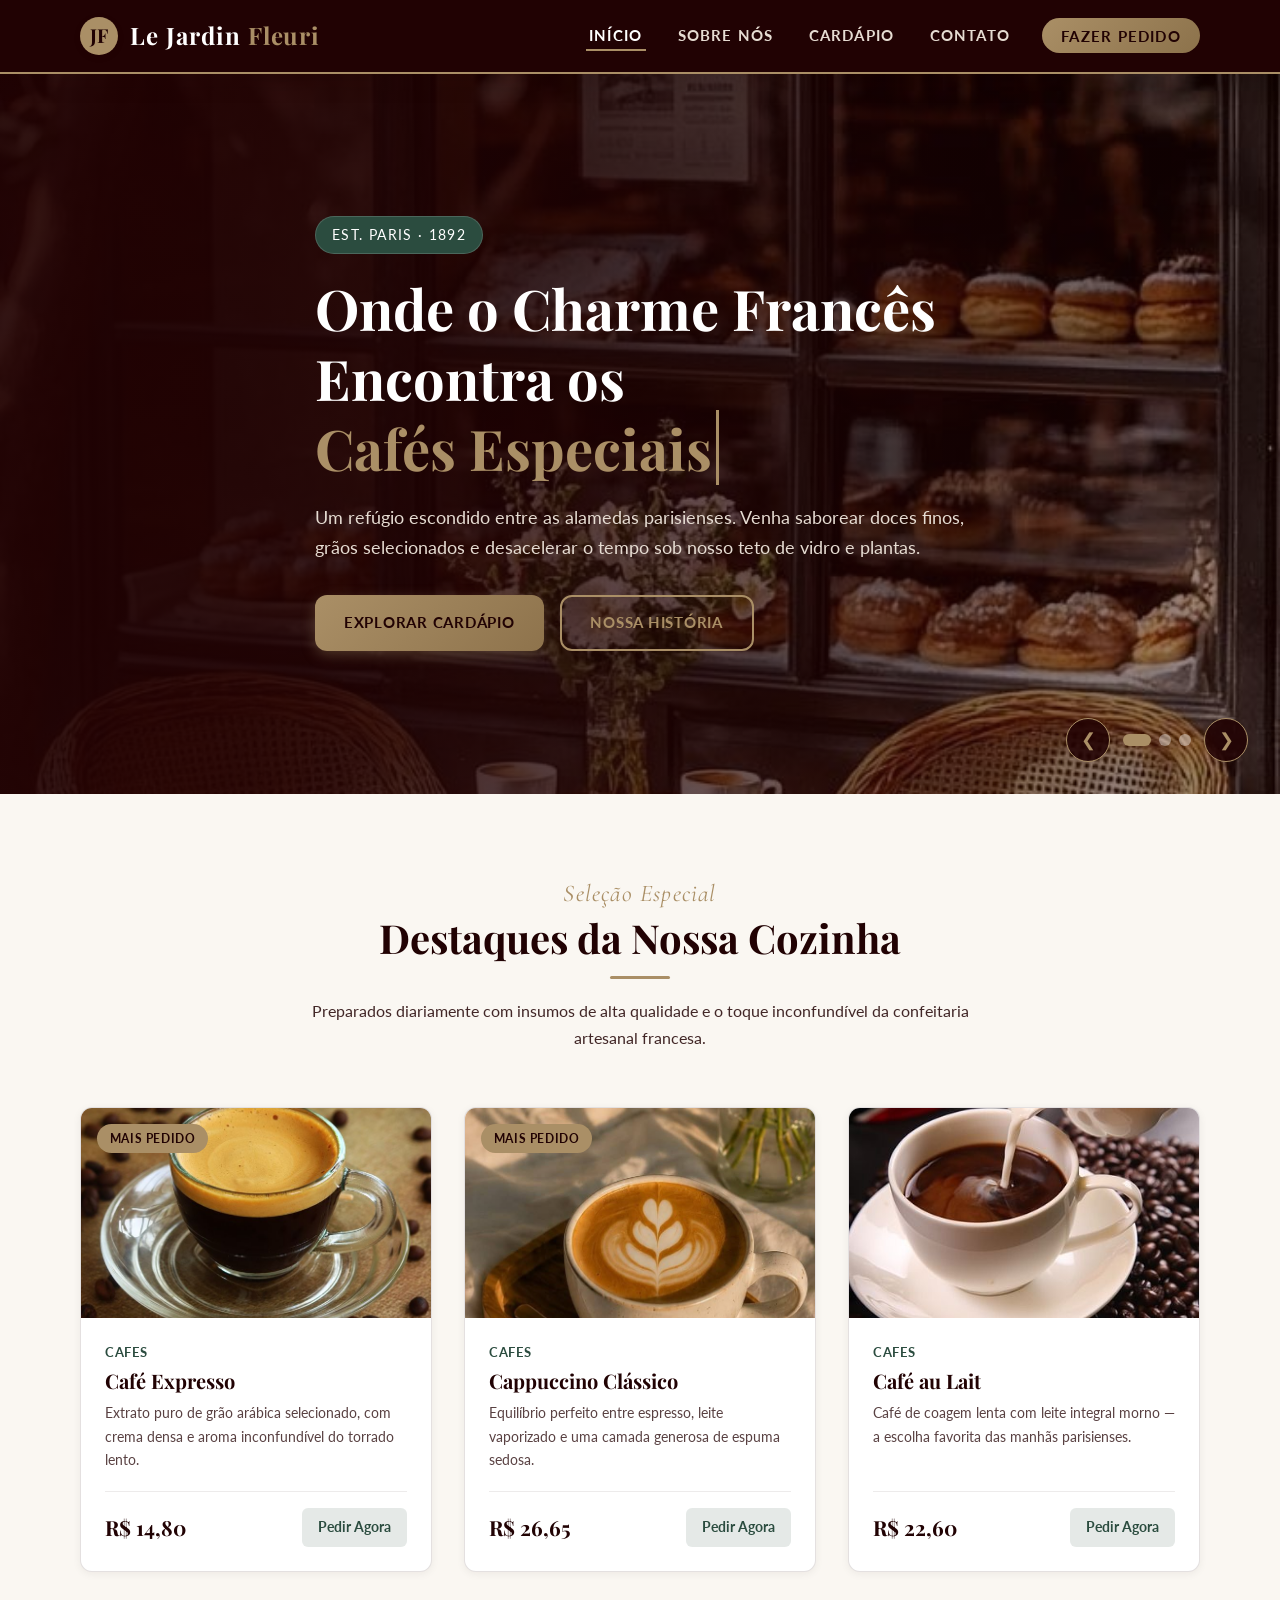
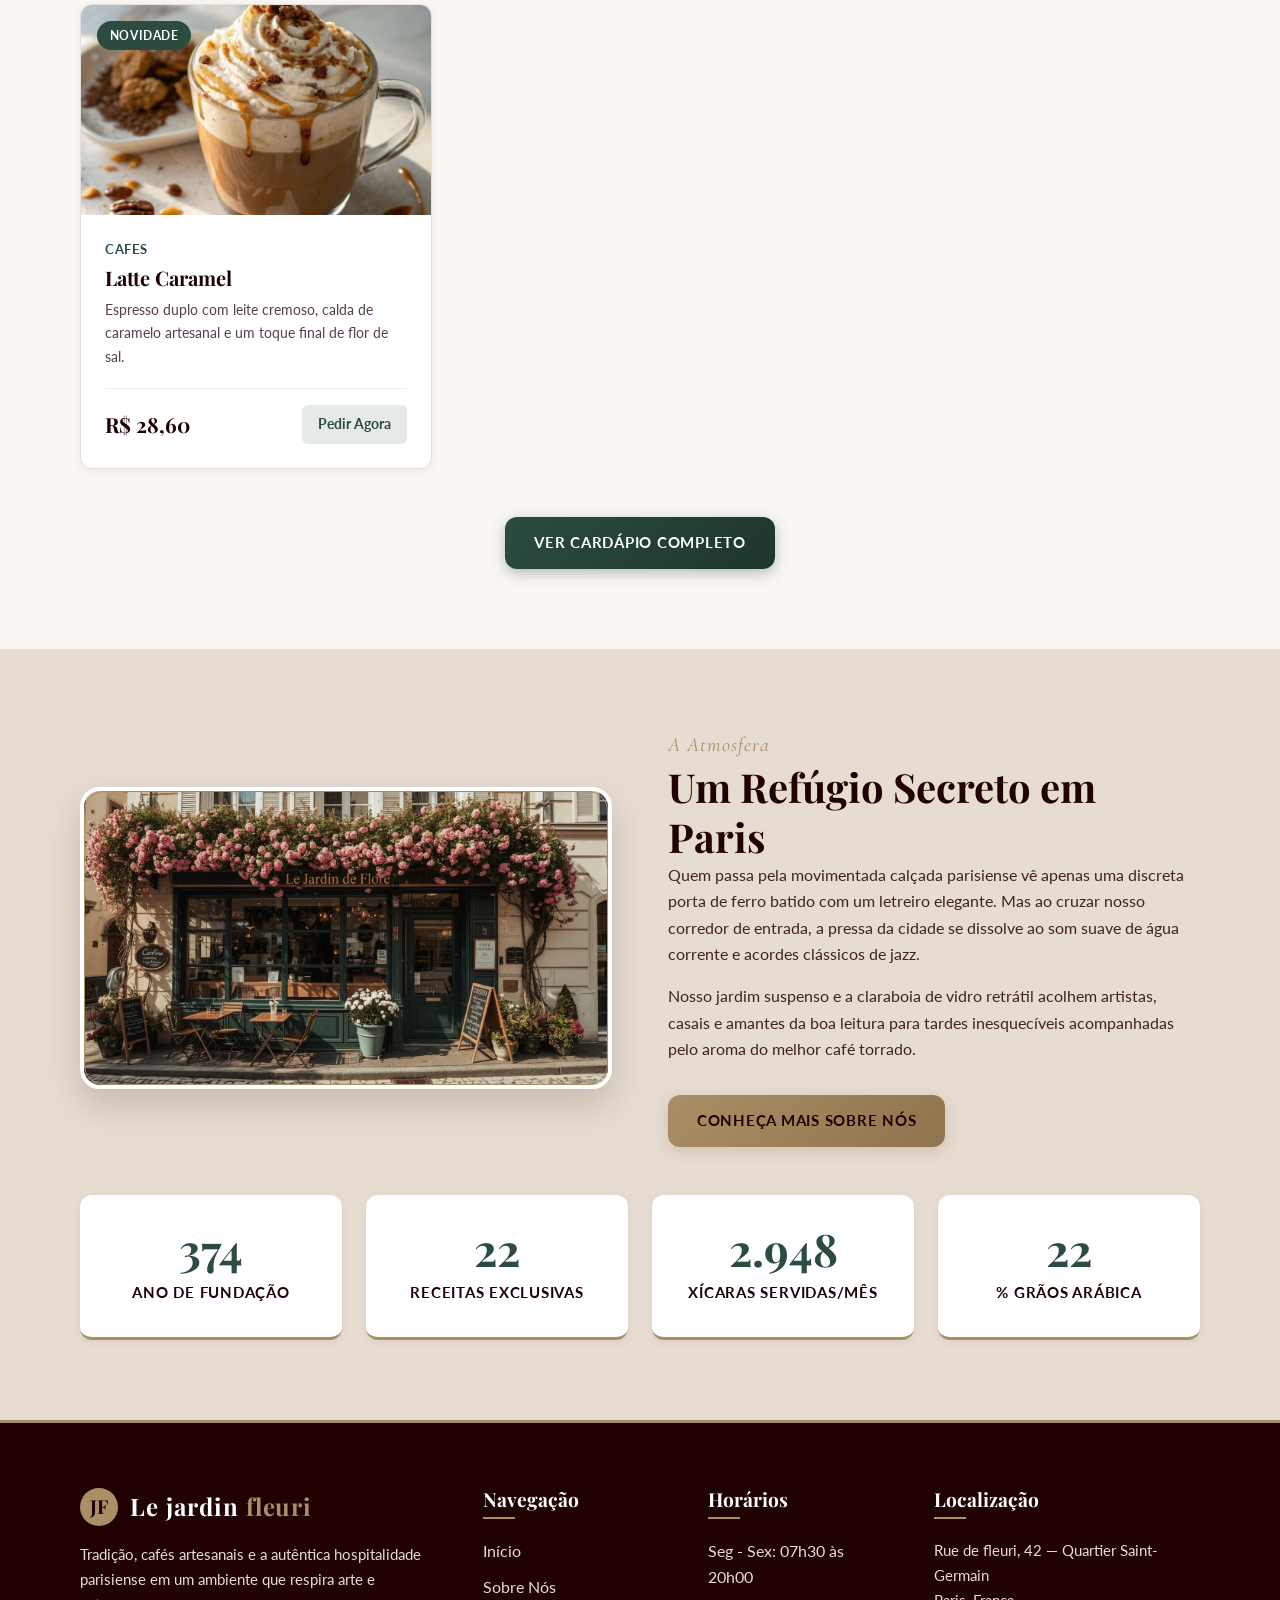
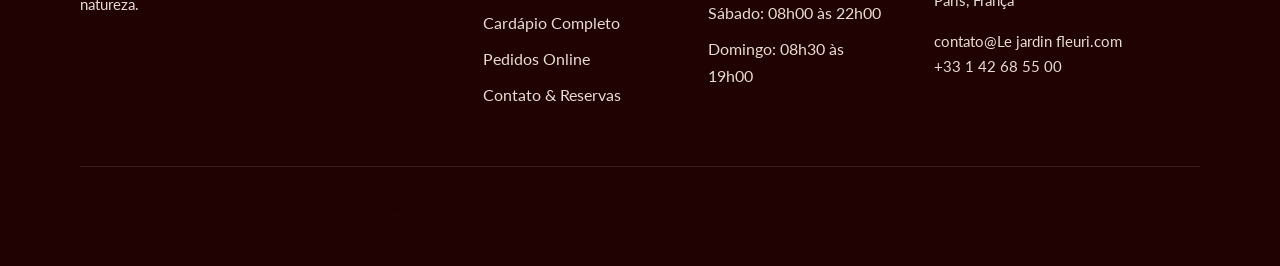
<file: index.html>
<!DOCTYPE html>
<html lang="pt-BR">

<head>
  <meta charset="UTF-8">
  <meta name="viewport" content="width=device-width, initial-scale=1.0">
  <title>Le Jardin Fleuri — Cafeteria Parisiense</title>
  <meta name="description"
    content="Um refúgio clássico parisiense no coração da cidade. Cafés especiais, pâtisserie artesanal e arquitetura clássica.">

  <!-- Google Fonts: Playfair Display, Lato & Cormorant Garamond -->
  <link rel="preconnect" href="https://fonts.googleapis.com">
  <link rel="preconnect" href="https://fonts.gstatic.com" crossorigin>
  <link
    href="https://fonts.googleapis.com/css2?family=Cormorant+Garamond:ital,wght@0,400;0,600;1,400&family=Lato:wght@300;400;700&family=Playfair+Display:ital,wght@0,600;0,700;1,400&display=swap"
    rel="stylesheet">

  <!-- Estilo CSS Único e Moderno -->
  <link rel="stylesheet" href="css/style.css">
</head>

<body data-page="home">

  <!-- 1. CABEÇALHO & NAVEGAÇÃO -->
  <header class="site-header">
    <div class="container">
      <nav class="navbar" aria-label="Navegação Principal">
        <a href="index.html" class="brand-logo">
          <div class="logo-icon">JF</div>
          <span class="logo-text">Le Jardin <span> Fleuri</span></span>
        </a>

        <!-- Botão Hamburger Mobile -->
        <button class="mobile-toggle" aria-label="Abrir menu de navegação" aria-expanded="false">
          <span></span>
          <span></span>
          <span></span>
        </button>

        <!-- Links Principais -->
        <ul class="nav-links">
          <li><a href="index.html">Início</a></li>
          <li><a href="template/sobre.html">Sobre Nós</a></li>
          <li><a href="template/produtos.html">Cardápio</a></li>
          <li><a href="template/contato.html">Contato</a></li>
          <li><a href="template/pedidos.html" class="nav-cta">Fazer Pedido</a></li>
        </ul>
      </nav>
    </div>
  </header>

  <!-- 2. CONTEÚDO PRINCIPAL (UM ÚNICO <main> SEMÂNTICO) -->
  <main>

    <!-- Hero Section com Carrossel e Typing Effect -->
    <section class="hero" aria-label="Apresentação">
      <div class="hero-overlay"></div>

      <!-- Carrossel de Fundo Automático -->
      <div class="carousel-container">
        <div class="carousel-slide active">
          <img src="img/Cafeteria.jpg" alt="Fachada elegante da cafeteria Le Jardin Fleuri">
        </div>
        <div class="carousel-slide">
          <img src="img/Café Romantic.jpg" alt="Xícara de café e ambiente aconchegante">
        </div>
        <div class="carousel-slide">
          <img src="img/Paris 2.jpg" alt="Vista clássica parisiense ao entardecer">
        </div>
      </div>

      <!-- Conteúdo Sobreposto na Hero -->
      <div class="container hero-content">
        <span class="hero-tag">Est. Paris · 1892</span>
        <h1 class="hero-title">
          Onde o Charme Francês Encontra os <br>
          <span class="typing-target"></span>
        </h1>
        <p class="hero-desc">
          Um refúgio escondido entre as alamedas parisienses. Venha saborear doces finos, grãos selecionados e
          desacelerar o tempo sob nosso teto de vidro e plantas.
        </p>
        <div class="hero-actions">
          <a href="template/produtos.html" class="btn btn-primary">Explorar Cardápio</a>
          <a href="template/sobre.html" class="btn btn-outline">Nossa História</a>
        </div>
      </div>

      <!-- Controles do Carrossel -->
      <div class="carousel-controls">
        <button class="carousel-btn carousel-prev" aria-label="Slide anterior">&#10094;</button>
        <div class="carousel-dots"></div>
        <button class="carousel-btn carousel-next" aria-label="Próximo slide">&#10095;</button>
      </div>
    </section>

    <!-- Seção Destaques do Cardápio (Alimentado via JS) -->
    <section class="section">
      <div class="container">
        <div class="section-header reveal-on-scroll">
          <span class="subtitle-french" style="font-size: 1.5rem;">Seleção Especial</span>
          <h2>Destaques da Nossa Cozinha</h2>
          <div class="line-decoration"></div>
          <p>Preparados diariamente com insumos de alta qualidade e o toque inconfundível da confeitaria artesanal
            francesa.</p>
        </div>

        <!-- Grid Preenchido Dinamicamente por js/pages/home.js -->
        <div id="featured-products-grid" class="products-grid">
          <!-- Carregando produtos via JavaScript... -->
        </div>

        <div style="text-align: center; margin-top: 3rem;" class="reveal-on-scroll">
          <a href="template/produtos.html" class="btn btn-forest">Ver Cardápio Completo</a>
        </div>
      </div>
    </section>

    <!-- Seção História Resumida (Split) -->
    <section class="section section-alt">
      <div class="container">
        <div class="about-split">
          <div class="about-image-frame reveal-on-scroll">
            <img src="img/Cafeteria Original.jpg" alt="Interior charmoso com mesas clássicas e luz natural">
          </div>

          <div class="reveal-on-scroll reveal-delay-1">
            <span class="subtitle-french">A Atmosfera</span>
            <h2>Um Refúgio Secreto em Paris</h2>
            <div class="line-decoration" style="margin-left: 0;"></div>
            <p>
              Quem passa pela movimentada calçada parisiense vê apenas uma discreta porta de ferro batido com um
              letreiro elegante. Mas ao cruzar nosso corredor de entrada, a pressa da cidade se dissolve ao som suave de
              água corrente e acordes clássicos de jazz.
            </p>
            <p>
              Nosso jardim suspenso e a claraboia de vidro retrátil acolhem artistas, casais e amantes da boa leitura
              para tardes inesquecíveis acompanhadas pelo aroma do melhor café torrado.
            </p>
            <div style="margin-top: 2rem;">
              <a href="template/sobre.html" class="btn btn-primary">Conheça Mais Sobre Nós</a>
            </div>
          </div>
        </div>

        <!-- Estatísticas com Contadores Animados -->
        <div class="stats-grid reveal-on-scroll">
          <div class="stat-card">
            <div class="stat-number" data-counter="1892">0</div>
            <div class="stat-label">Ano de Fundação</div>
          </div>
          <div class="stat-card">
            <div class="stat-number" data-counter="34">0</div>
            <div class="stat-label">Receitas Exclusivas</div>
          </div>
          <div class="stat-card">
            <div class="stat-number" data-counter="15000">0</div>
            <div class="stat-label">Xícaras Servidas/Mês</div>
          </div>
          <div class="stat-card">
            <div class="stat-number" data-counter="100">0</div>
            <div class="stat-label">% Grãos Arábica</div>
          </div>
        </div>

      </div>
    </section>

  </main>

  <!-- 3. RODAPÉ INSTITUCIONAL -->
  <footer class="site-footer">
    <div class="container">
      <div class="footer-grid">
        <div class="footer-col">
          <div class="brand-logo" style="margin-bottom: 1rem;">
            <div class="logo-icon">JF</div>
            <span class="logo-text">Le jardin <span> fleuri</span></span>
          </div>
          <p>Tradição, cafés artesanais e a autêntica hospitalidade parisiense em um ambiente que respira arte e
            natureza.</p>
        </div>

        <div class="footer-col">
          <h4>Navegação</h4>
          <ul class="footer-links">
            <li><a href="index.html">Início</a></li>
            <li><a href="template/sobre.html">Sobre Nós</a></li>
            <li><a href="template/produtos.html">Cardápio Completo</a></li>
            <li><a href="template/pedidos.html">Pedidos Online</a></li>
            <li><a href="template/contato.html">Contato & Reservas</a></li>
          </ul>
        </div>

        <div class="footer-col">
          <h4>Horários</h4>
          <ul class="footer-links">
            <li>Seg - Sex: 07h30 às 20h00</li>
            <li>Sábado: 08h00 às 22h00</li>
            <li>Domingo: 08h30 às 19h00</li>
          </ul>
        </div>

        <div class="footer-col">
          <h4>Localização</h4>
          <p>Rue de fleuri, 42 — Quartier Saint-Germain<br>Paris, França</p>
          <p style="margin-top: 0.8rem;">contato@Le jardin fleuri.com<br>+33 1 42 68 55 00</p>
        </div>
      </div>

      <div class="footer-bottom">
        <p>&copy; 2026 Le jardin fleuri. Todos os direitos reservados. Feito com paixão parisiense.</p>
      </div>
    </div>
  </footer>

  <!-- Scripts Modulares Arquitetados -->
  <script src="js/data/produtos.js"></script>
  <script src="js/animations.js"></script>
  <script src="js/components/navbar.js"></script>
  <script src="js/components/carousel.js"></script>
  <script src="js/pages/home.js"></script>
  <script src="js/main.js"></script>
</body>

</html>
</file>
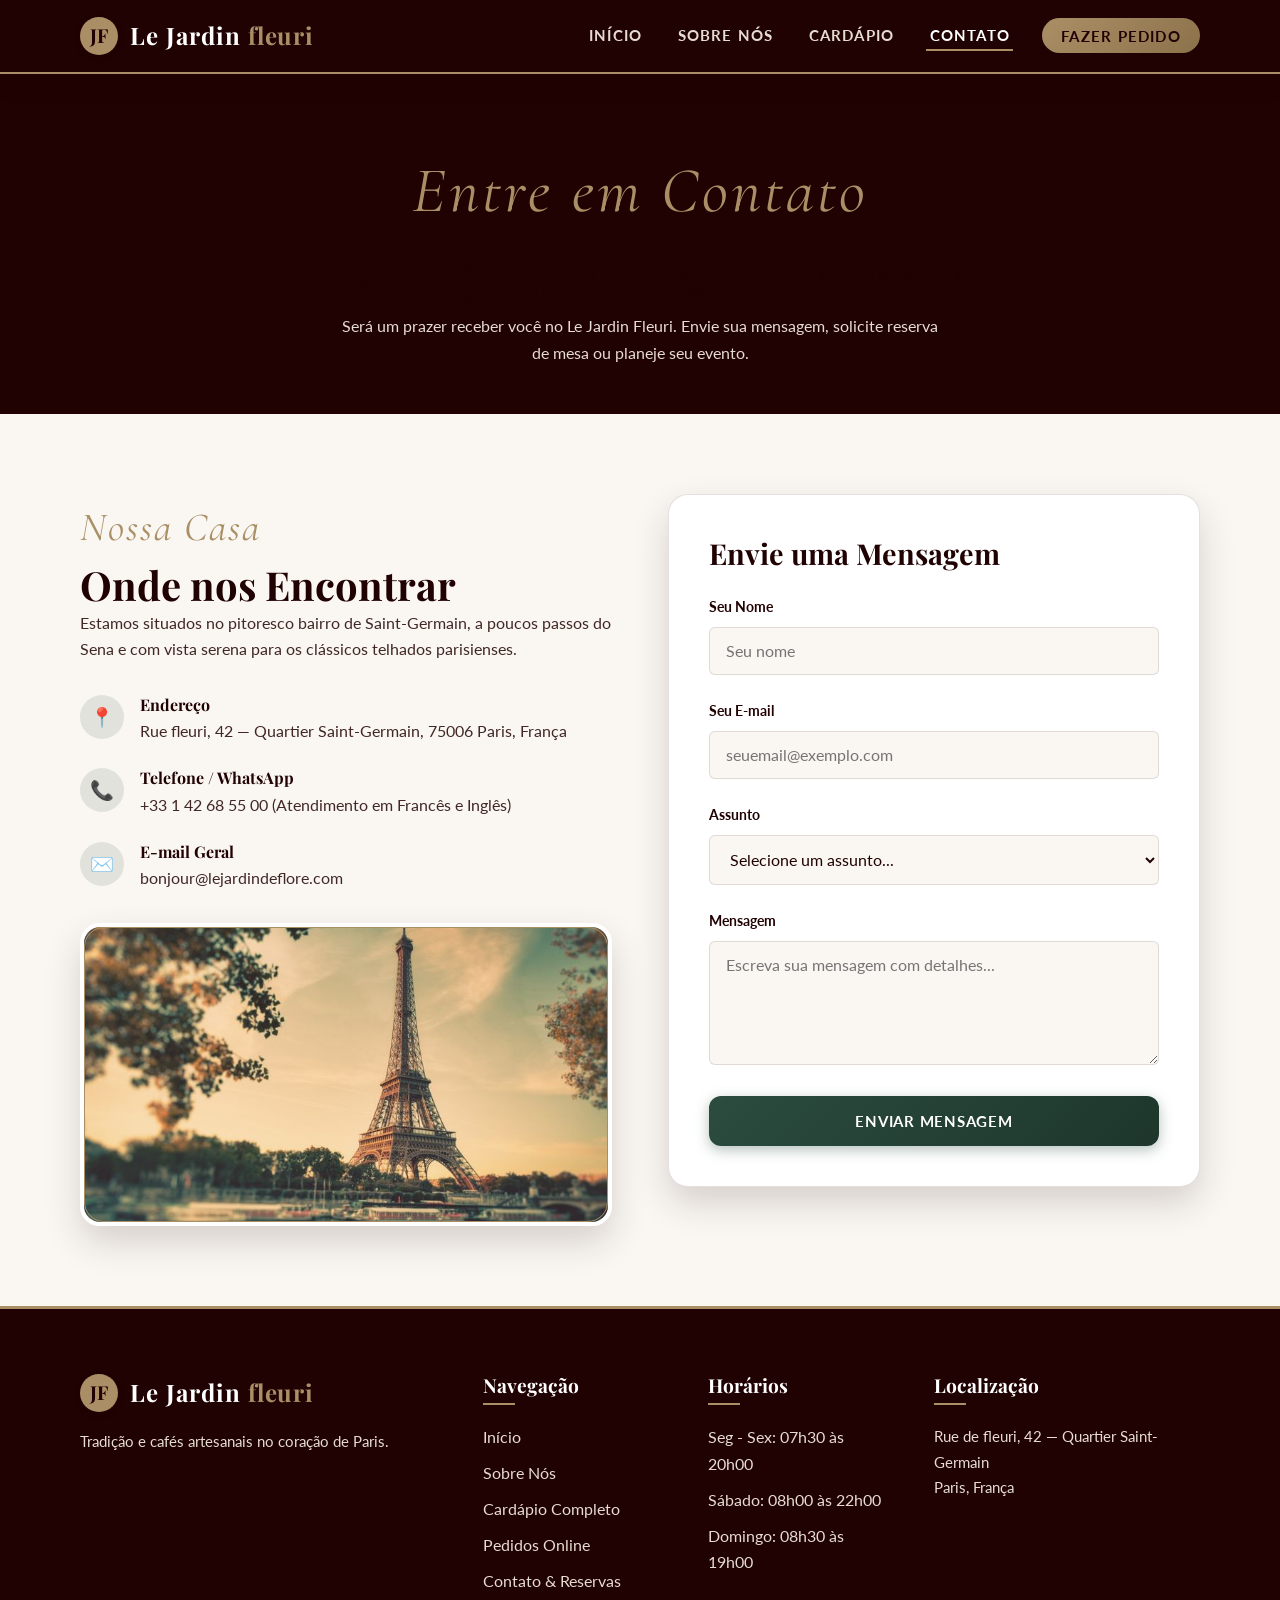
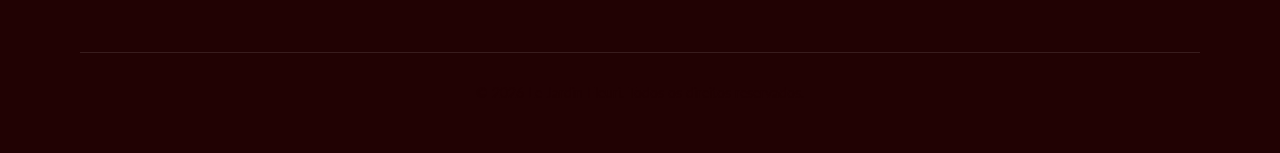
<file: template/contato.html>
<!DOCTYPE html>
<html lang="pt-BR">

<head>
  <meta charset="UTF-8">
  <meta name="viewport" content="width=device-width, initial-scale=1.0">
  <title>Contato & Reservas — Le Jardin Fleuri</title>
  <meta name="description"
    content="Entre em contato com a cafeteria Le Jardin Fleuri para reservas, eventos ou dúvidas.">

  <!-- Google Fonts -->
  <link rel="preconnect" href="https://fonts.googleapis.com">
  <link rel="preconnect" href="https://fonts.gstatic.com" crossorigin>
  <link
    href="https://fonts.googleapis.com/css2?family=Cormorant+Garamond:ital,wght@0,400;0,600;1,400&family=Lato:wght@300;400;700&family=Playfair+Display:ital,wght@0,600;0,700;1,400&display=swap"
    rel="stylesheet">

  <link rel="stylesheet" href="../css/style.css">
</head>

<body data-page="contato">

  <!-- CABEÇALHO -->
  <header class="site-header">
    <div class="container">
      <nav class="navbar" aria-label="Navegação Principal">
        <a href="../index.html" class="brand-logo">
          <div class="logo-icon">JF</div>
          <span class="logo-text">Le Jardin <span>fleuri</span></span>
        </a>

        <button class="mobile-toggle" aria-label="Abrir menu de navegação" aria-expanded="false">
          <span></span>
          <span></span>
          <span></span>
        </button>

        <ul class="nav-links">
          <li><a href="../index.html">Início</a></li>
          <li><a href="sobre.html">Sobre Nós</a></li>
          <li><a href="produtos.html">Cardápio</a></li>
          <li><a href="contato.html" class="active">Contato</a></li>
          <li><a href="pedidos.html" class="nav-cta">Fazer Pedido</a></li>
        </ul>
      </nav>
    </div>
  </header>

  <!-- CONTEÚDO PRINCIPAL -->
  <main>

    <!-- Hero Banner Contato -->
    <section class="section section-dark" style="padding: 4rem 0 3rem; text-align: center;">
      <div class="container reveal-on-scroll">
        <span class="subtitle-french" style="font-size: 4rem;">Entre em Contato</span>
        <h1>Fale Conosco & Reservas</h1>
        <div class="line-decoration"></div>
        <p style="max-width: 600px; margin: 0 auto; color: var(--color-warm-gray);">
          Será um prazer receber você no Le Jardin Fleuri. Envie sua mensagem, solicite reserva de mesa ou planeje seu
          evento.
        </p>
      </div>
    </section>

    <!-- Seção de Contato & Informações -->
    <section class="section">
      <div class="container">

        <div class="about-split" style="align-items: flex-start;">

          <!-- Informações de Contato -->
          <div class="reveal-on-scroll">
            <span class="subtitle-french" style="font-size: 2.5rem;">Nossa Casa</span>
            <h2>Onde nos Encontrar</h2>
            <div class="line-decoration" style="margin-left: 0;"></div>

            <p>
              Estamos situados no pitoresco bairro de Saint-Germain, a poucos passos do Sena e com vista serena para os
              clássicos telhados parisienses.
            </p>

            <div style="margin: 2rem 0; display: flex; flex-direction: column; gap: 1.5rem;">
              <div style="display: flex; gap: 1rem; align-items: flex-start;">
                <div
                  style="background: var(--color-forest-soft); color: var(--color-forest); width: 44px; height: 44px; border-radius: 50%; display: flex; align-items: center; justify-content: center; font-size: 1.2rem; flex-shrink: 0;">
                  📍</div>
                <div>
                  <h4 style="margin-bottom: 0.2rem;">Endereço</h4>
                  <p style="margin: 0;">Rue fleuri, 42 — Quartier Saint-Germain, 75006 Paris, França</p>
                </div>
              </div>

              <div style="display: flex; gap: 1rem; align-items: flex-start;">
                <div
                  style="background: var(--color-forest-soft); color: var(--color-forest); width: 44px; height: 44px; border-radius: 50%; display: flex; align-items: center; justify-content: center; font-size: 1.2rem; flex-shrink: 0;">
                  📞</div>
                <div>
                  <h4 style="margin-bottom: 0.2rem;">Telefone / WhatsApp</h4>
                  <p style="margin: 0;">+33 1 42 68 55 00 (Atendimento em Francês e Inglês)</p>
                </div>
              </div>

              <div style="display: flex; gap: 1rem; align-items: flex-start;">
                <div
                  style="background: var(--color-forest-soft); color: var(--color-forest); width: 44px; height: 44px; border-radius: 50%; display: flex; align-items: center; justify-content: center; font-size: 1.2rem; flex-shrink: 0;">
                  ✉️</div>
                <div>
                  <h4 style="margin-bottom: 0.2rem;">E-mail Geral</h4>
                  <p style="margin: 0;">bonjour@lejardindeflore.com</p>
                </div>
              </div>
            </div>

            <div class="about-image-frame" style="margin-top: 2rem;">
              <img src="../img/Paris.jpg" alt="Charme parisiense no entorno da cafeteria">
            </div>
          </div>

          <!-- Formulário de Mensagem -->
          <div class="form-card reveal-on-scroll reveal-delay-1" style="margin: 0; width: 100%;">
            <h3 style="margin-bottom: 1.5rem;">Envie uma Mensagem</h3>

            <form id="contact-form"
              onsubmit="event.preventDefault(); LeJardinAnimations.showToast('Mensagem enviada com sucesso! Responderemos em breve.', 'success'); this.reset();">
              <div class="form-group">
                <label for="contact-name" class="form-label">Seu Nome</label>
                <input type="text" id="contact-name" class="form-control" placeholder="Seu nome" required>
              </div>

              <div class="form-group">
                <label for="contact-email" class="form-label">Seu E-mail</label>
                <input type="email" id="contact-email" class="form-control" placeholder="seuemail@exemplo.com" required>
              </div>

              <div class="form-group">
                <label for="contact-assunto" class="form-label">Assunto</label>
                <select id="contact-assunto" class="form-control" required>
                  <option value="">Selecione um assunto...</option>
                  <option value="reserva">Reserva de Mesa</option>
                  <option value="eventos">Eventos Privados & Aniversários</option>
                  <option value="imprensa">Assessoria & Imprensa</option>
                  <option value="duvidas">Elogios & Dúvidas</option>
                </select>
              </div>

              <div class="form-group">
                <label for="contact-msg" class="form-label">Mensagem</label>
                <textarea id="contact-msg" class="form-control" rows="5"
                  placeholder="Escreva sua mensagem com detalhes..." required></textarea>
              </div>

              <button type="submit" class="btn btn-forest" style="width: 100%; padding: 1rem;">
                Enviar Mensagem
              </button>
            </form>
          </div>

        </div>

      </div>
    </section>

  </main>

  <!-- RODAPÉ -->
  <footer class="site-footer">
    <div class="container">
      <div class="footer-grid">
        <div class="footer-col">
          <div class="brand-logo" style="margin-bottom: 1rem;">
            <div class="logo-icon">JF</div>
            <span class="logo-text">Le Jardin <span>fleuri</span></span>
          </div>
          <p>Tradição e cafés artesanais no coração de Paris.</p>
        </div>

        <div class="footer-col">
          <h4>Navegação</h4>
          <ul class="footer-links">
            <li><a href="../index.html">Início</a></li>
            <li><a href="sobre.html">Sobre Nós</a></li>
            <li><a href="produtos.html">Cardápio Completo</a></li>
            <li><a href="pedidos.html">Pedidos Online</a></li>
            <li><a href="contato.html">Contato & Reservas</a></li>
          </ul>
        </div>

        <div class="footer-col">
          <h4>Horários</h4>
          <ul class="footer-links">
            <li>Seg - Sex: 07h30 às 20h00</li>
            <li>Sábado: 08h00 às 22h00</li>
            <li>Domingo: 08h30 às 19h00</li>
          </ul>
        </div>

        <div class="footer-col">
          <h4>Localização</h4>
          <p>Rue de fleuri, 42 — Quartier Saint-Germain<br>Paris, França</p>
        </div>
      </div>

      <div class="footer-bottom">
        <p>&copy; 2026 Le Jardin Fleuri. Todos os direitos reservados.</p>
      </div>
    </div>
  </footer>

  <script src="../js/animations.js"></script>
  <script src="../js/components/navbar.js"></script>
  <script src="../js/main.js"></script>
</body>

</html>
</file>
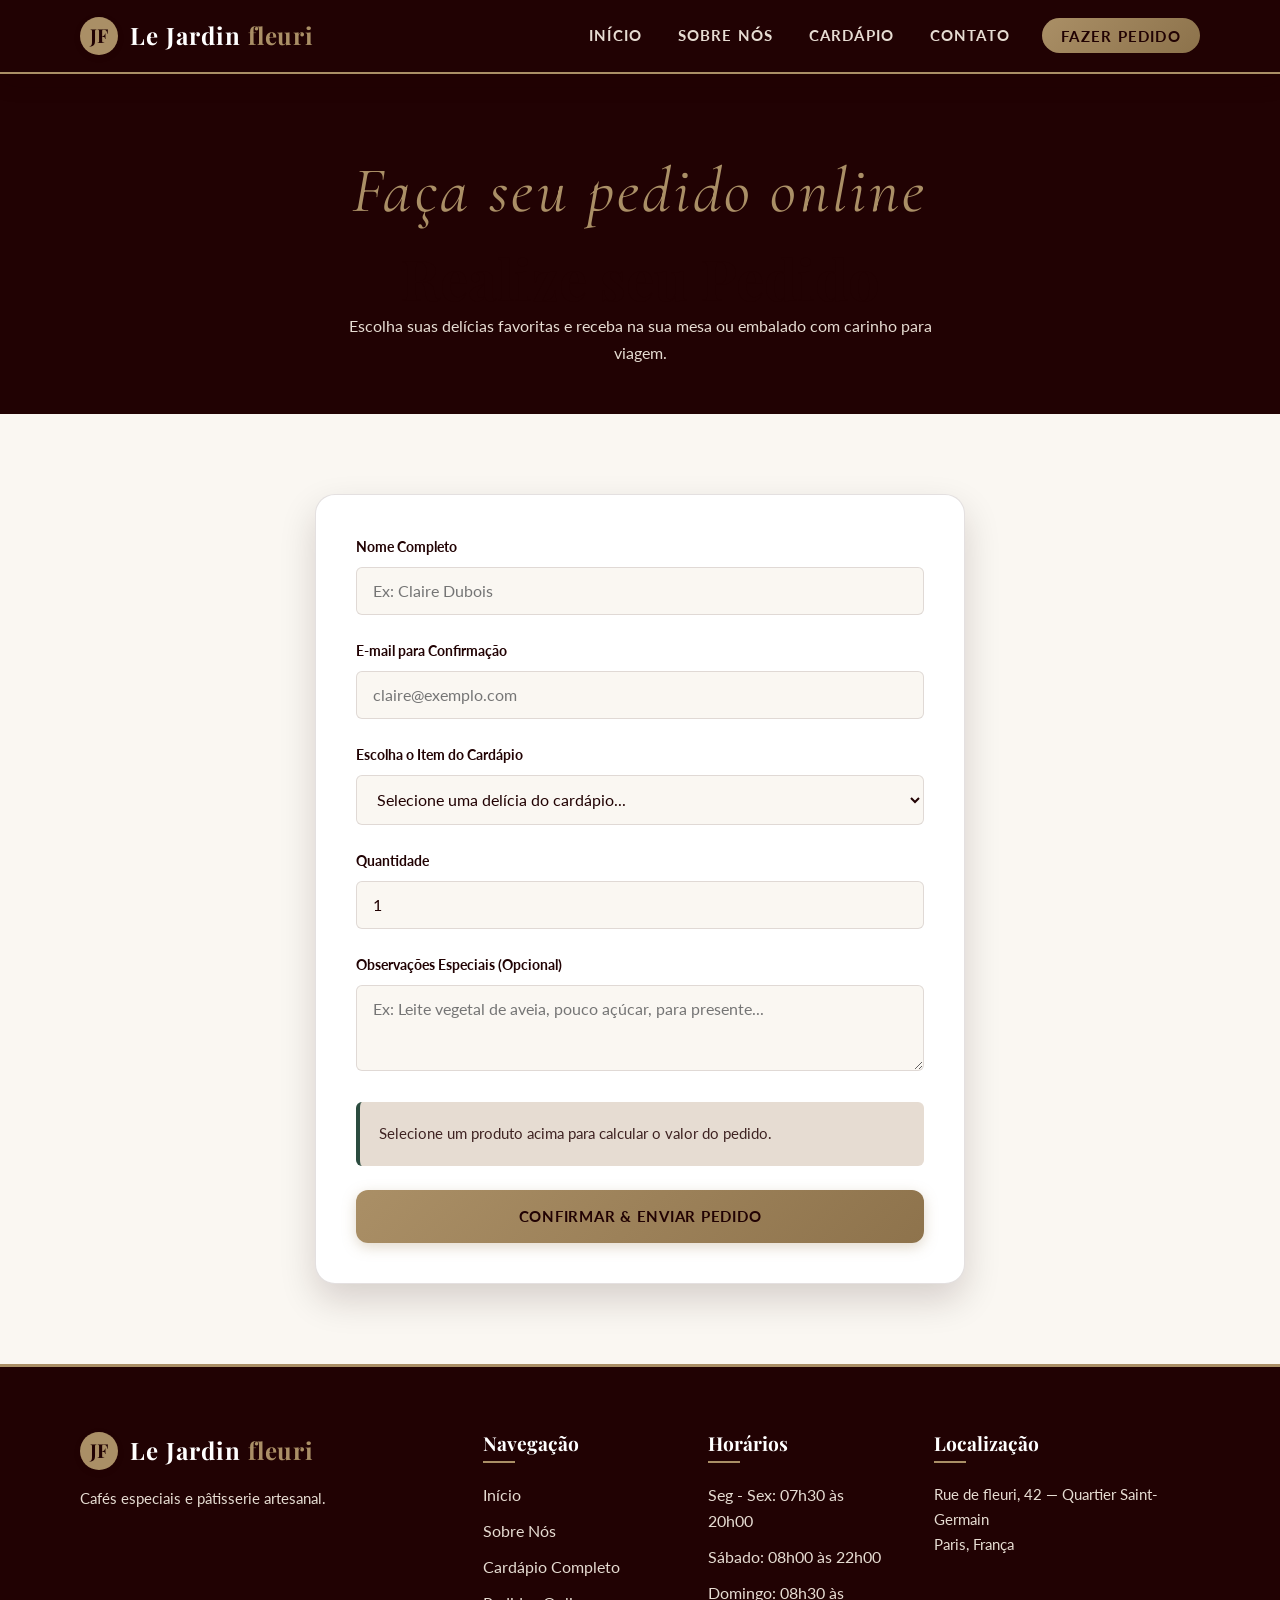
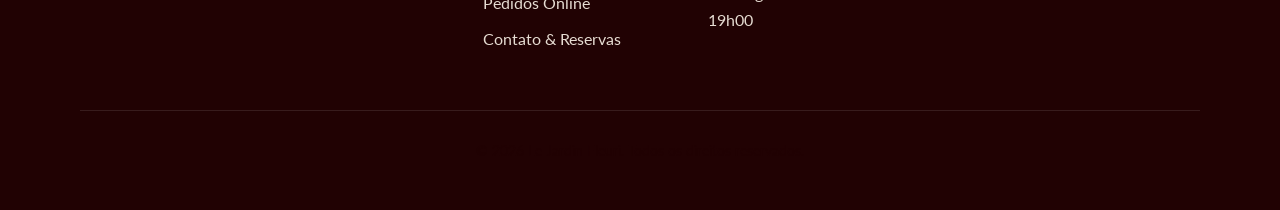
<file: template/pedidos.html>
<!DOCTYPE html>
<html lang="pt-BR">

<head>
  <meta charset="UTF-8">
  <meta name="viewport" content="width=device-width, initial-scale=1.0">
  <title>Pedidos Online — Le Jardin Fleuri</title>
  <meta name="description"
    content="Faça seu pedido online para retirada rápida ou entrega com todo o frescor de Paris.">

  <!-- Google Fonts -->
  <link rel="preconnect" href="https://fonts.googleapis.com">
  <link rel="preconnect" href="https://fonts.gstatic.com" crossorigin>
  <link
    href="https://fonts.googleapis.com/css2?family=Cormorant+Garamond:ital,wght@0,400;0,600;1,400&family=Lato:wght@300;400;700&family=Playfair+Display:ital,wght@0,600;0,700;1,400&display=swap"
    rel="stylesheet">

  <link rel="stylesheet" href="../css/style.css">
</head>

<body data-page="pedidos">

  <!-- CABEÇALHO -->
  <header class="site-header">
    <div class="container">
      <nav class="navbar" aria-label="Navegação Principal">
        <a href="../index.html" class="brand-logo">
          <div class="logo-icon">JF</div>
          <span class="logo-text">Le Jardin <span>fleuri</span></span>
        </a>

        <button class="mobile-toggle" aria-label="Abrir menu de navegação" aria-expanded="false">
          <span></span>
          <span></span>
          <span></span>
        </button>

        <ul class="nav-links">
          <li><a href="../index.html">Início</a></li>
          <li><a href="sobre.html">Sobre Nós</a></li>
          <li><a href="produtos.html">Cardápio</a></li>
          <li><a href="contato.html">Contato</a></li>
          <li><a href="pedidos.html" class="nav-cta active">Fazer Pedido</a></li>
        </ul>
      </nav>
    </div>
  </header>

  <!-- CONTEÚDO PRINCIPAL -->
  <main>

    <!-- Hero Banner Pedidos -->
    <section class="section section-dark" style="padding: 4rem 0 3rem; text-align: center;">
      <div class="container reveal-on-scroll">
        <span class="subtitle-french" style="font-size: 4rem;">Faça seu pedido online</span>
        <h1>Realize seu Pedido</h1>
        <div class="line-decoration"></div>
        <p style="max-width: 600px; margin: 0 auto; color: var(--color-warm-gray);">
          Escolha suas delícias favoritas e receba na sua mesa ou embalado com carinho para viagem.
        </p>
      </div>
    </section>

    <!-- Formulário Reativo & Resumo em Tempo Real -->
    <section class="section">
      <div class="container">

        <div class="form-card reveal-on-scroll">
          <form id="order-form">

            <div class="form-group">
              <label for="nome" class="form-label">Nome Completo</label>
              <input type="text" id="nome" class="form-control" placeholder="Ex: Claire Dubois" required>
            </div>

            <div class="form-group">
              <label for="email" class="form-label">E-mail para Confirmação</label>
              <input type="email" id="email" class="form-control" placeholder="claire@exemplo.com" required>
            </div>

            <div class="form-group">
              <label for="produto-select" class="form-label">Escolha o Item do Cardápio</label>
              <select id="produto-select" class="form-control" required>
                <!-- Preenchido dinamicamente por js/pages/pedidos.js a partir da camada de dados -->
                <option value="">Carregando produtos...</option>
              </select>
            </div>

            <div class="form-group">
              <label for="quantidade" class="form-label">Quantidade</label>
              <input type="number" id="quantidade" class="form-control" min="1" max="20" value="1" required>
            </div>

            <div class="form-group">
              <label for="observacoes" class="form-label">Observações Especiais (Opcional)</label>
              <textarea id="observacoes" class="form-control" rows="3"
                placeholder="Ex: Leite vegetal de aveia, pouco açúcar, para presente..."></textarea>
            </div>

            <!-- Resumo Dinâmico do Pedido Atualizado em Tempo Real -->
            <div id="order-summary" class="order-summary-box">
              <p class="text-muted" style="margin: 0; font-size: 0.95rem;">Selecione um produto acima para calcular o
                valor do pedido.</p>
            </div>

            <button type="submit" class="btn btn-primary" style="width: 100%; padding: 1.1rem;">
              Confirmar & Enviar Pedido
            </button>
          </form>
        </div>

      </div>
    </section>

  </main>

  <!-- RODAPÉ -->
  <footer class="site-footer">
    <div class="container">
      <div class="footer-grid">
        <div class="footer-col">
          <div class="brand-logo" style="margin-bottom: 1rem;">
            <div class="logo-icon">JF</div>
            <span class="logo-text">Le Jardin <span>fleuri</span></span>
          </div>
          <p>Cafés especiais e pâtisserie artesanal.</p>
        </div>

        <div class="footer-col">
          <h4>Navegação</h4>
          <ul class="footer-links">
            <li><a href="../index.html">Início</a></li>
            <li><a href="sobre.html">Sobre Nós</a></li>
            <li><a href="produtos.html">Cardápio Completo</a></li>
            <li><a href="pedidos.html">Pedidos Online</a></li>
            <li><a href="contato.html">Contato & Reservas</a></li>
          </ul>
        </div>

        <div class="footer-col">
          <h4>Horários</h4>
          <ul class="footer-links">
            <li>Seg - Sex: 07h30 às 20h00</li>
            <li>Sábado: 08h00 às 22h00</li>
            <li>Domingo: 08h30 às 19h00</li>
          </ul>
        </div>

        <div class="footer-col">
          <h4>Localização</h4>
          <p>Rue de fleuri, 42 — Quartier Saint-Germain<br>Paris, França</p>
        </div>
      </div>

      <div class="footer-bottom">
        <p>&copy; 2026 Le Jardin Fleuri. Todos os direitos reservados.</p>
      </div>
    </div>
  </footer>

  <!-- Scripts Modulares Arquitetados -->
  <script src="../js/data/produtos.js"></script>
  <script src="../js/animations.js"></script>
  <script src="../js/components/navbar.js"></script>
  <script src="../js/pages/pedidos.js"></script>
  <script src="../js/main.js"></script>
</body>

</html>
</file>
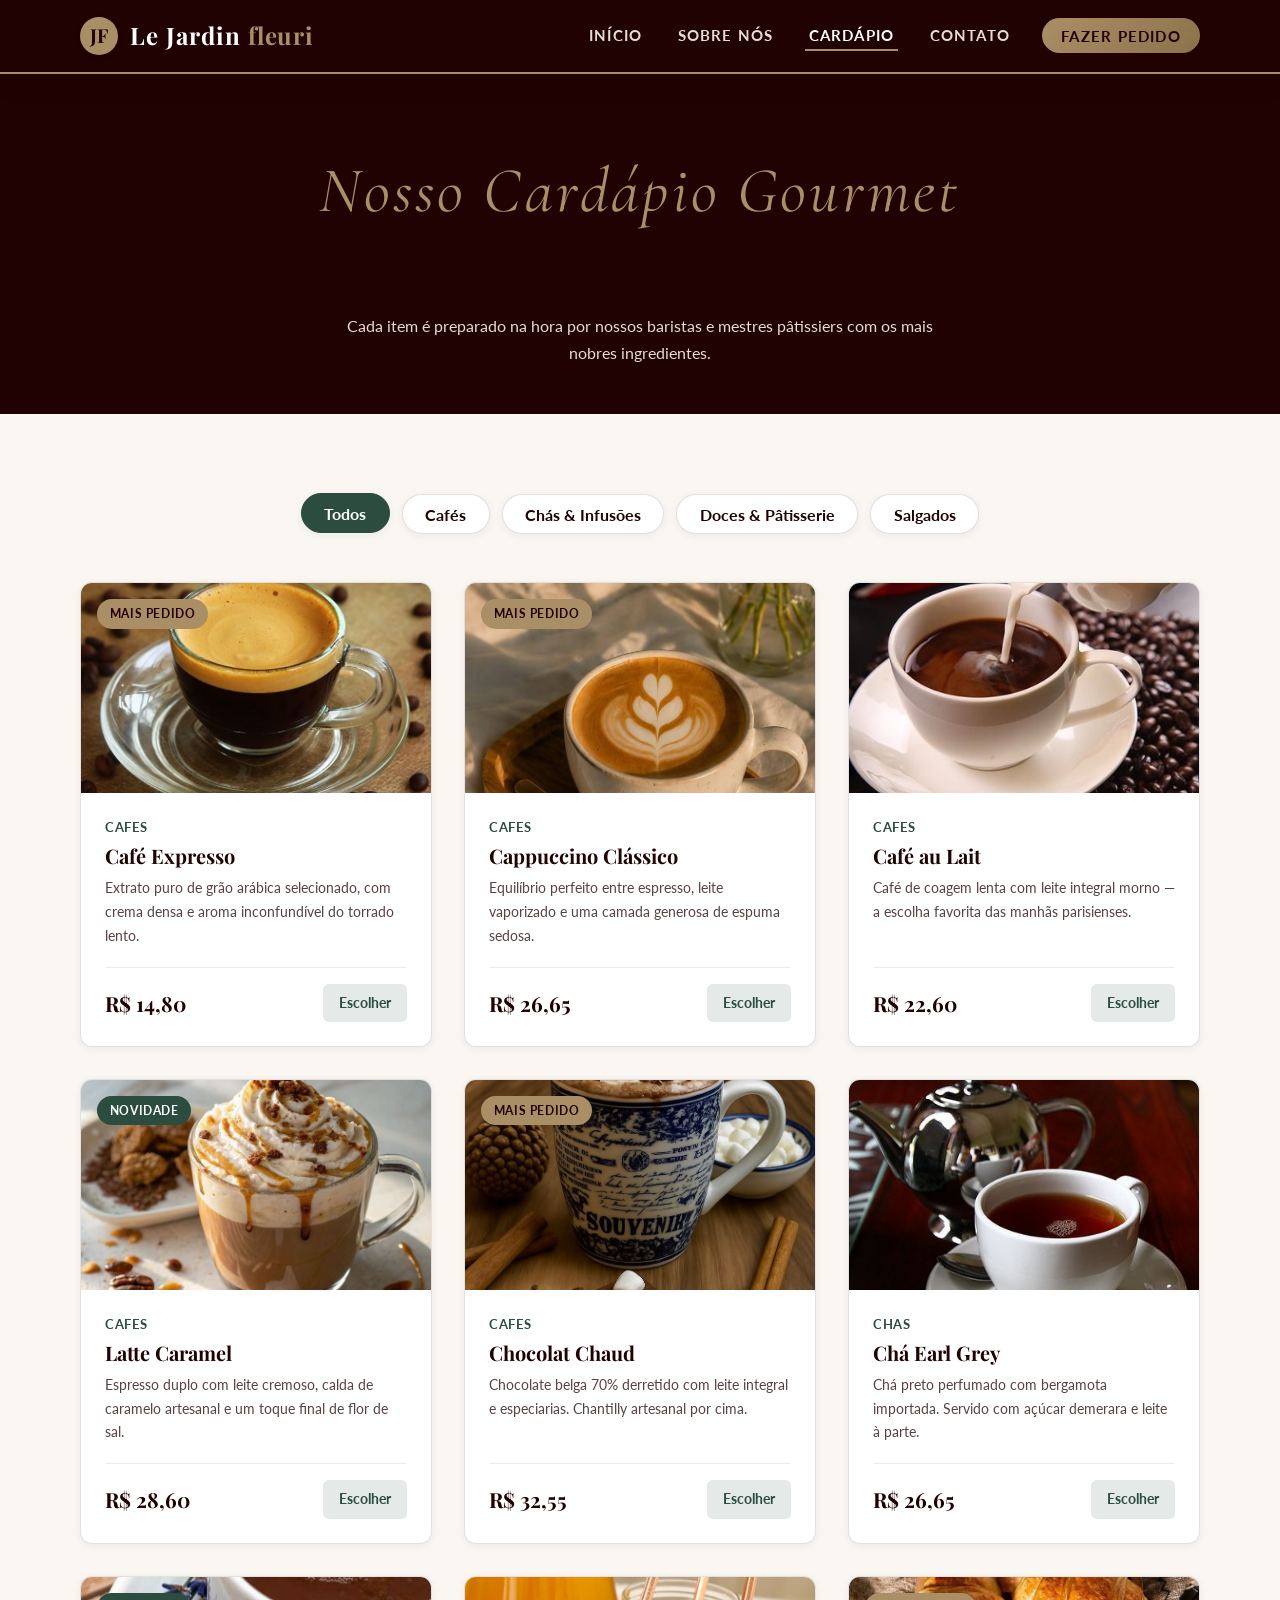
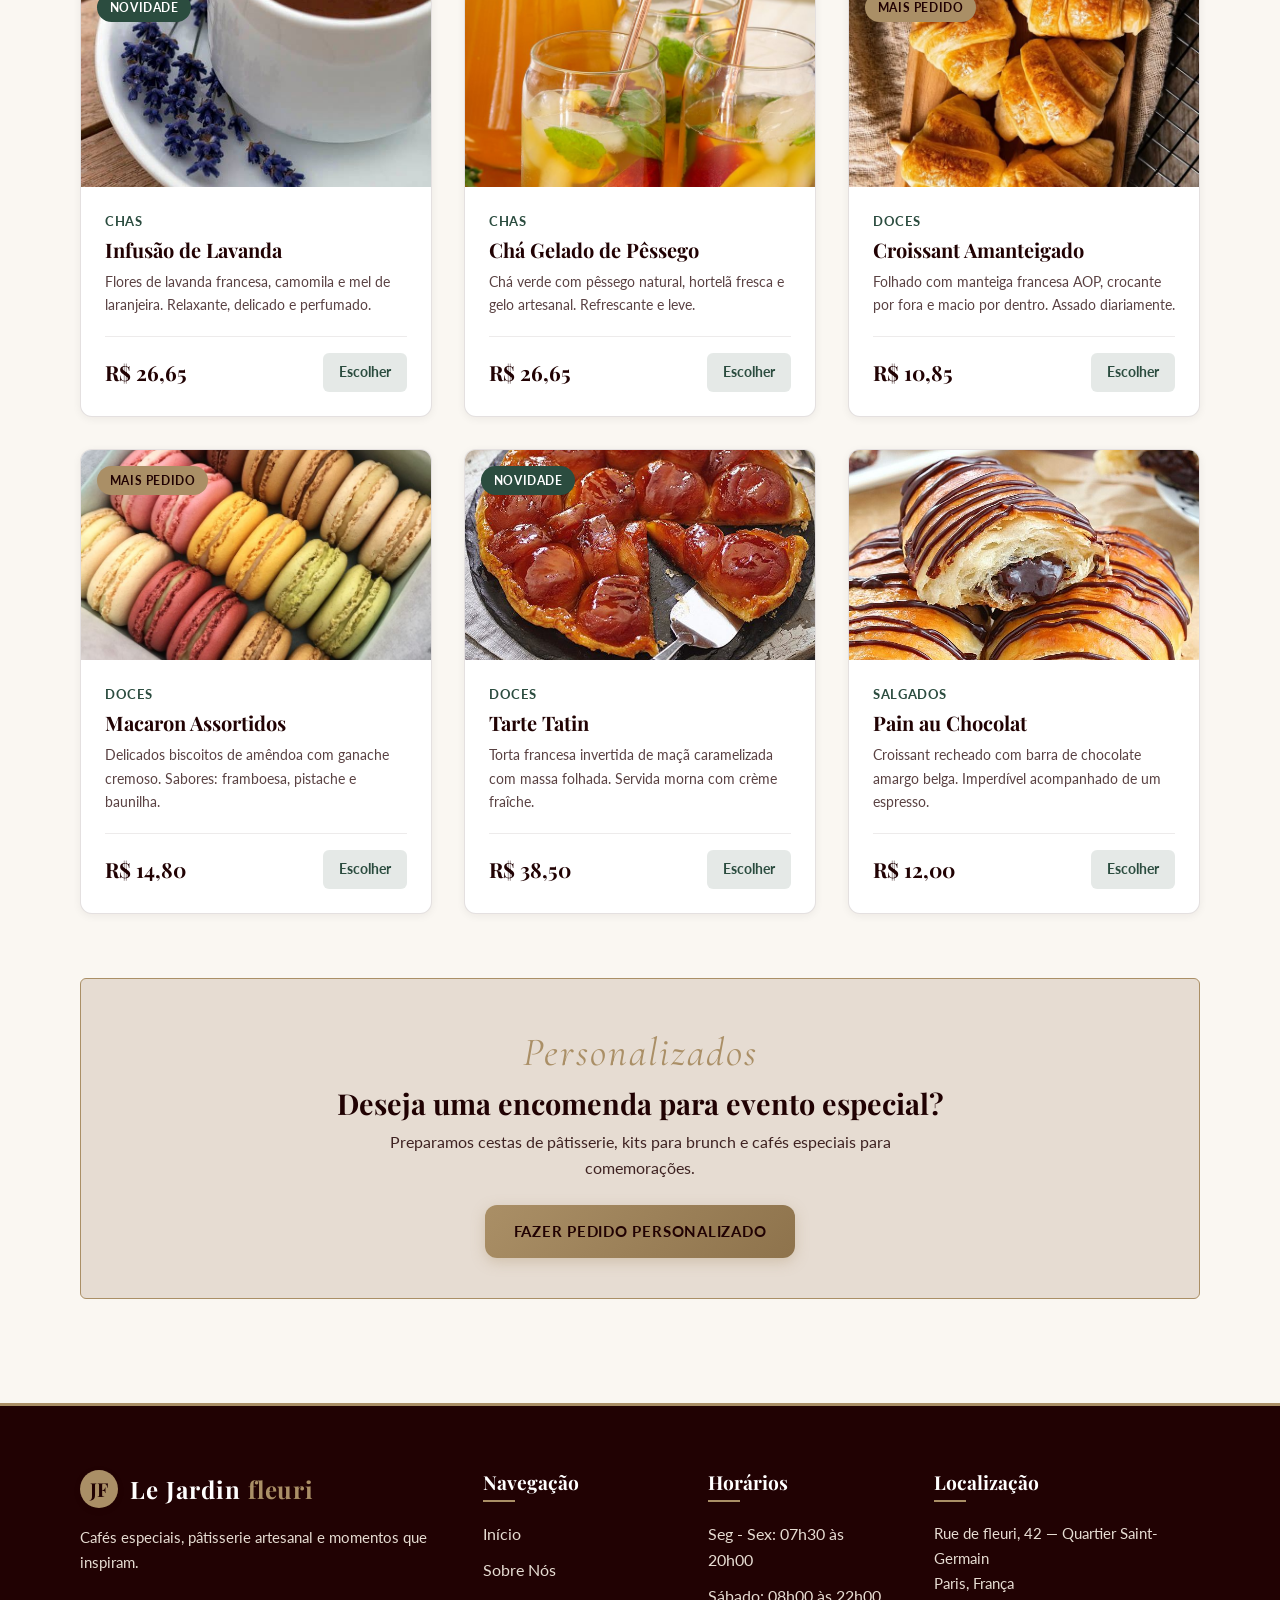
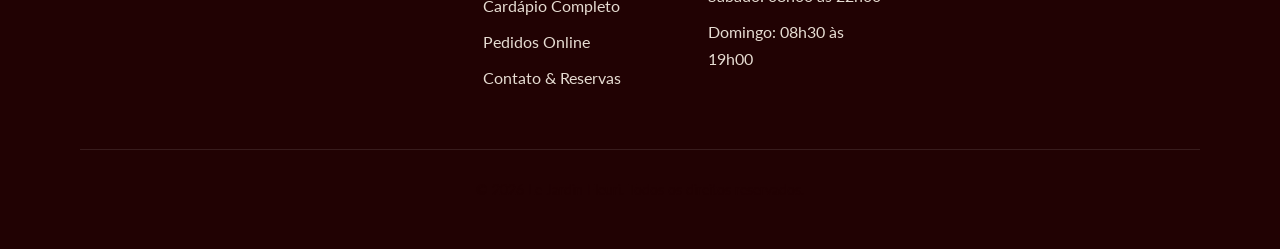
<file: template/produtos.html>
<!DOCTYPE html>
<html lang="pt-BR">

<head>
  <meta charset="UTF-8">
  <meta name="viewport" content="width=device-width, initial-scale=1.0">
  <title>Cardápio — Le Jardin Fleuri</title>
  <meta name="description"
    content="Explore nossos cafés especiais, doces finos, croissants e chás aromáticos em Paris.">

  <!-- Google Fonts -->
  <link rel="preconnect" href="https://fonts.googleapis.com">
  <link rel="preconnect" href="https://fonts.gstatic.com" crossorigin>
  <link
    href="https://fonts.googleapis.com/css2?family=Cormorant+Garamond:ital,wght@0,400;0,600;1,400&family=Lato:wght@300;400;700&family=Playfair+Display:ital,wght@0,600;0,700;1,400&display=swap"
    rel="stylesheet">

  <link rel="stylesheet" href="../css/style.css">
</head>

<body data-page="cardapio">

  <!-- CABEÇALHO -->
  <header class="site-header">
    <div class="container">
      <nav class="navbar" aria-label="Navegação Principal">
        <a href="../index.html" class="brand-logo">
          <div class="logo-icon">JF</div>
          <span class="logo-text">Le Jardin <span>fleuri</span></span>
        </a>

        <button class="mobile-toggle" aria-label="Abrir menu de navegação" aria-expanded="false">
          <span></span>
          <span></span>
          <span></span>
        </button>

        <ul class="nav-links">
          <li><a href="../index.html">Início</a></li>
          <li><a href="sobre.html">Sobre Nós</a></li>
          <li><a href="produtos.html" class="active">Cardápio</a></li>
          <li><a href="contato.html">Contato</a></li>
          <li><a href="pedidos.html" class="nav-cta">Fazer Pedido</a></li>
        </ul>
      </nav>
    </div>
  </header>

  <!-- CONTEÚDO PRINCIPAL -->
  <main>

    <!-- Hero Banner Cardápio -->
    <section class="section section-dark" style="padding: 4rem 0 3rem; text-align: center;">
      <div class="container reveal-on-scroll">
        <span class="subtitle-french" style="font-size: 4rem;">Nosso Cardápio Gourmet</span>
        <h1>Cardápio & Criações</h1>
        <div class="line-decoration"></div>
        <p style="max-width: 600px; margin: 0 auto; color: var(--color-warm-gray);">
          Cada item é preparado na hora por nossos baristas e mestres pâtissiers com os mais nobres ingredientes.
        </p>
      </div>
    </section>

    <!-- Seção do Cardápio Dinâmico -->
    <section class="section">
      <div class="container">

        <!-- Barra de Filtros (Gerada via JavaScript) -->
        <div id="category-filters" class="filters-bar reveal-on-scroll">
          <!-- Botões injetados por js/pages/cardapio.js -->
        </div>

        <!-- Grid de Produtos Renderizado Reativamente via JS -->
        <div id="menu-products-grid" class="products-grid">
          <!-- Carregando delícias do cardápio... -->
        </div>

        <!-- Banner de Pedido Especial -->
        <div class="order-summary-box reveal-on-scroll"
          style="margin-top: 4rem; text-align: center; padding: 2.5rem; border-left: none; border: 1px solid var(--color-camel);">
          <span class="subtitle-french" style="font-size: 2.5rem;">Personalizados</span>
          <h3 style="margin-bottom: 0.5rem;">Deseja uma encomenda para evento especial?</h3>
          <p style="max-width: 600px; margin: 0 auto 1.5rem;">
            Preparamos cestas de pâtisserie, kits para brunch e cafés especiais para comemorações.
          </p>
          <a href="pedidos.html" class="btn btn-primary">Fazer Pedido Personalizado</a>
        </div>

      </div>
    </section>

  </main>

  <!-- RODAPÉ -->
  <footer class="site-footer">
    <div class="container">
      <div class="footer-grid">
        <div class="footer-col">
          <div class="brand-logo" style="margin-bottom: 1rem;">
            <div class="logo-icon">JF</div>
            <span class="logo-text">Le Jardin <span>fleuri</span></span>
          </div>
          <p>Cafés especiais, pâtisserie artesanal e momentos que inspiram.</p>
        </div>

        <div class="footer-col">
          <h4>Navegação</h4>
          <ul class="footer-links">
            <li><a href="../index.html">Início</a></li>
            <li><a href="sobre.html">Sobre Nós</a></li>
            <li><a href="produtos.html">Cardápio Completo</a></li>
            <li><a href="pedidos.html">Pedidos Online</a></li>
            <li><a href="contato.html">Contato & Reservas</a></li>
          </ul>
        </div>

        <div class="footer-col">
          <h4>Horários</h4>
          <ul class="footer-links">
            <li>Seg - Sex: 07h30 às 20h00</li>
            <li>Sábado: 08h00 às 22h00</li>
            <li>Domingo: 08h30 às 19h00</li>
          </ul>
        </div>

        <div class="footer-col">
          <h4>Localização</h4>
          <p>Rue de fleuri, 42 — Quartier Saint-Germain<br>Paris, França</p>
        </div>
      </div>

      <div class="footer-bottom">
        <p>&copy; 2026 Le Jardin Fleuri. Todos os direitos reservados.</p>
      </div>
    </div>
  </footer>

  <!-- Scripts Modulares Arquitetados -->
  <script src="../js/data/produtos.js"></script>
  <script src="../js/animations.js"></script>
  <script src="../js/components/navbar.js"></script>
  <script src="../js/pages/cardapio.js"></script>
  <script src="../js/main.js"></script>
</body>

</html>
</file>
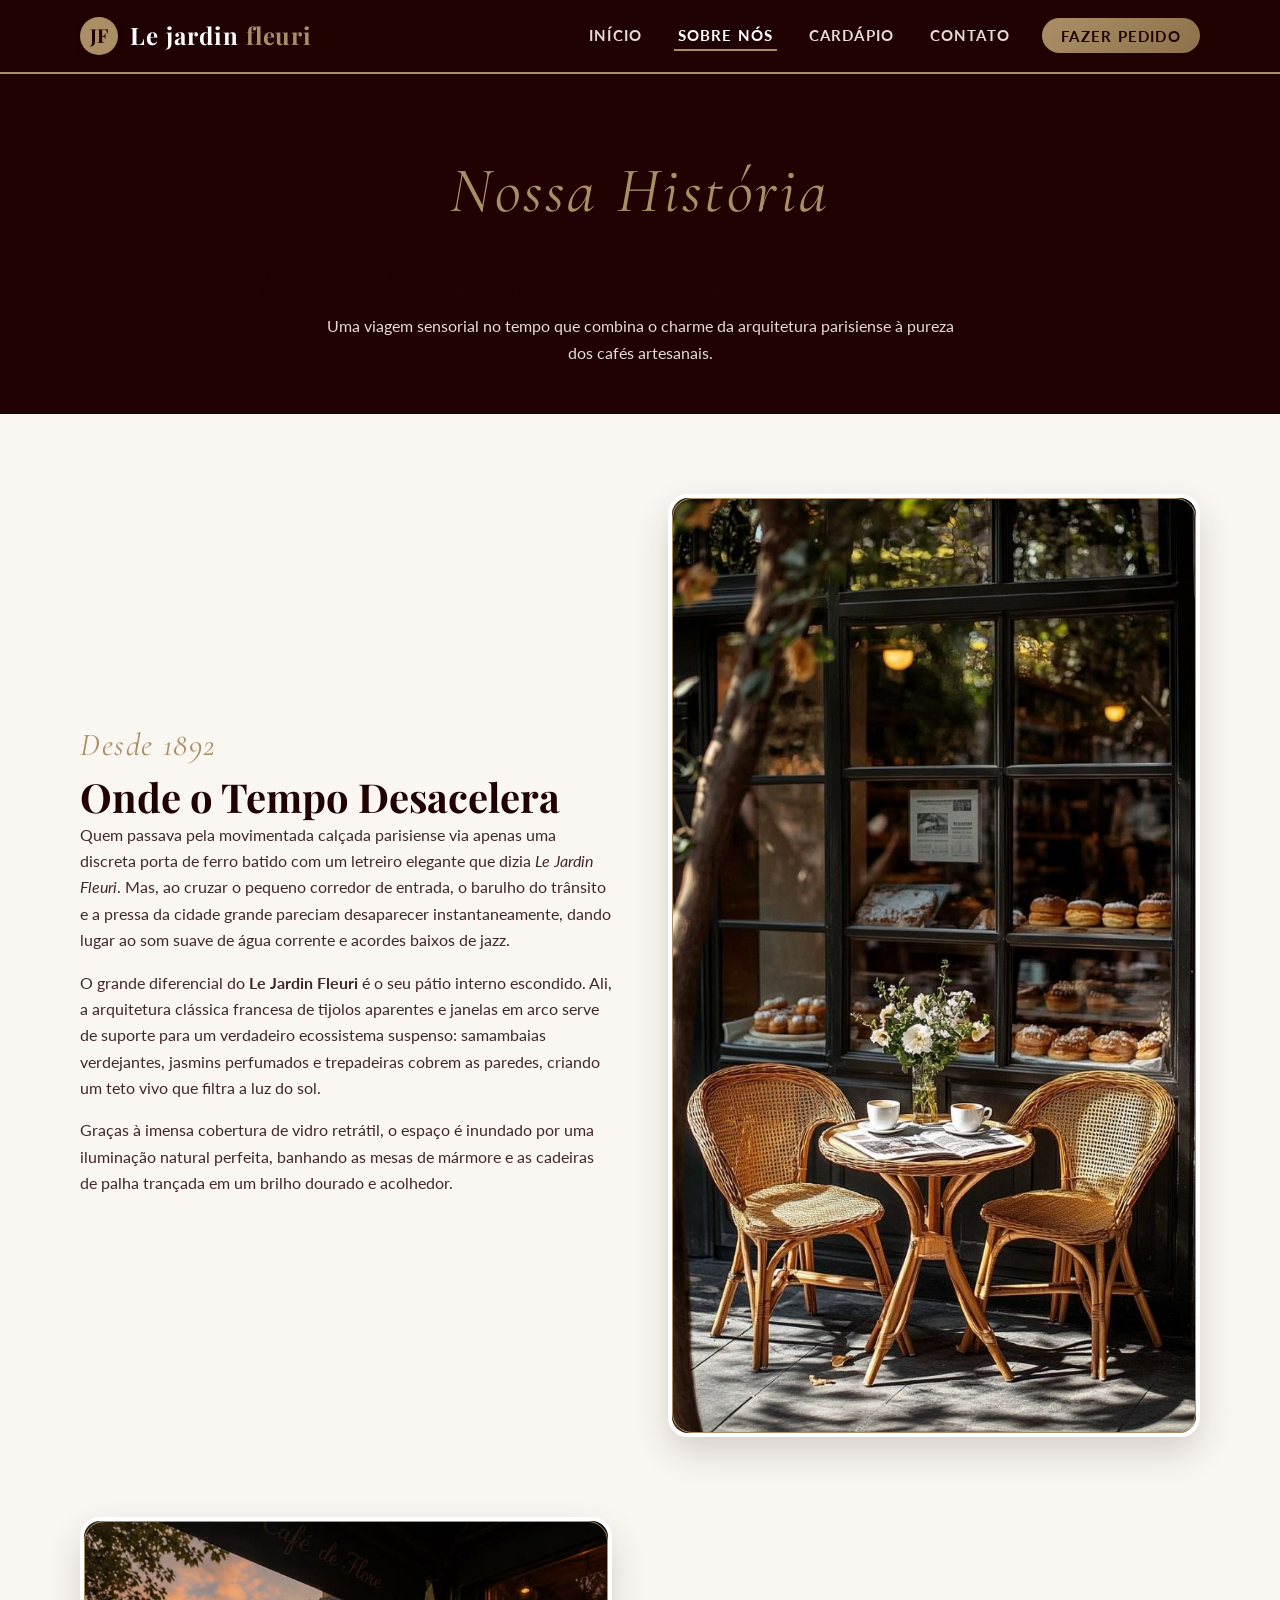
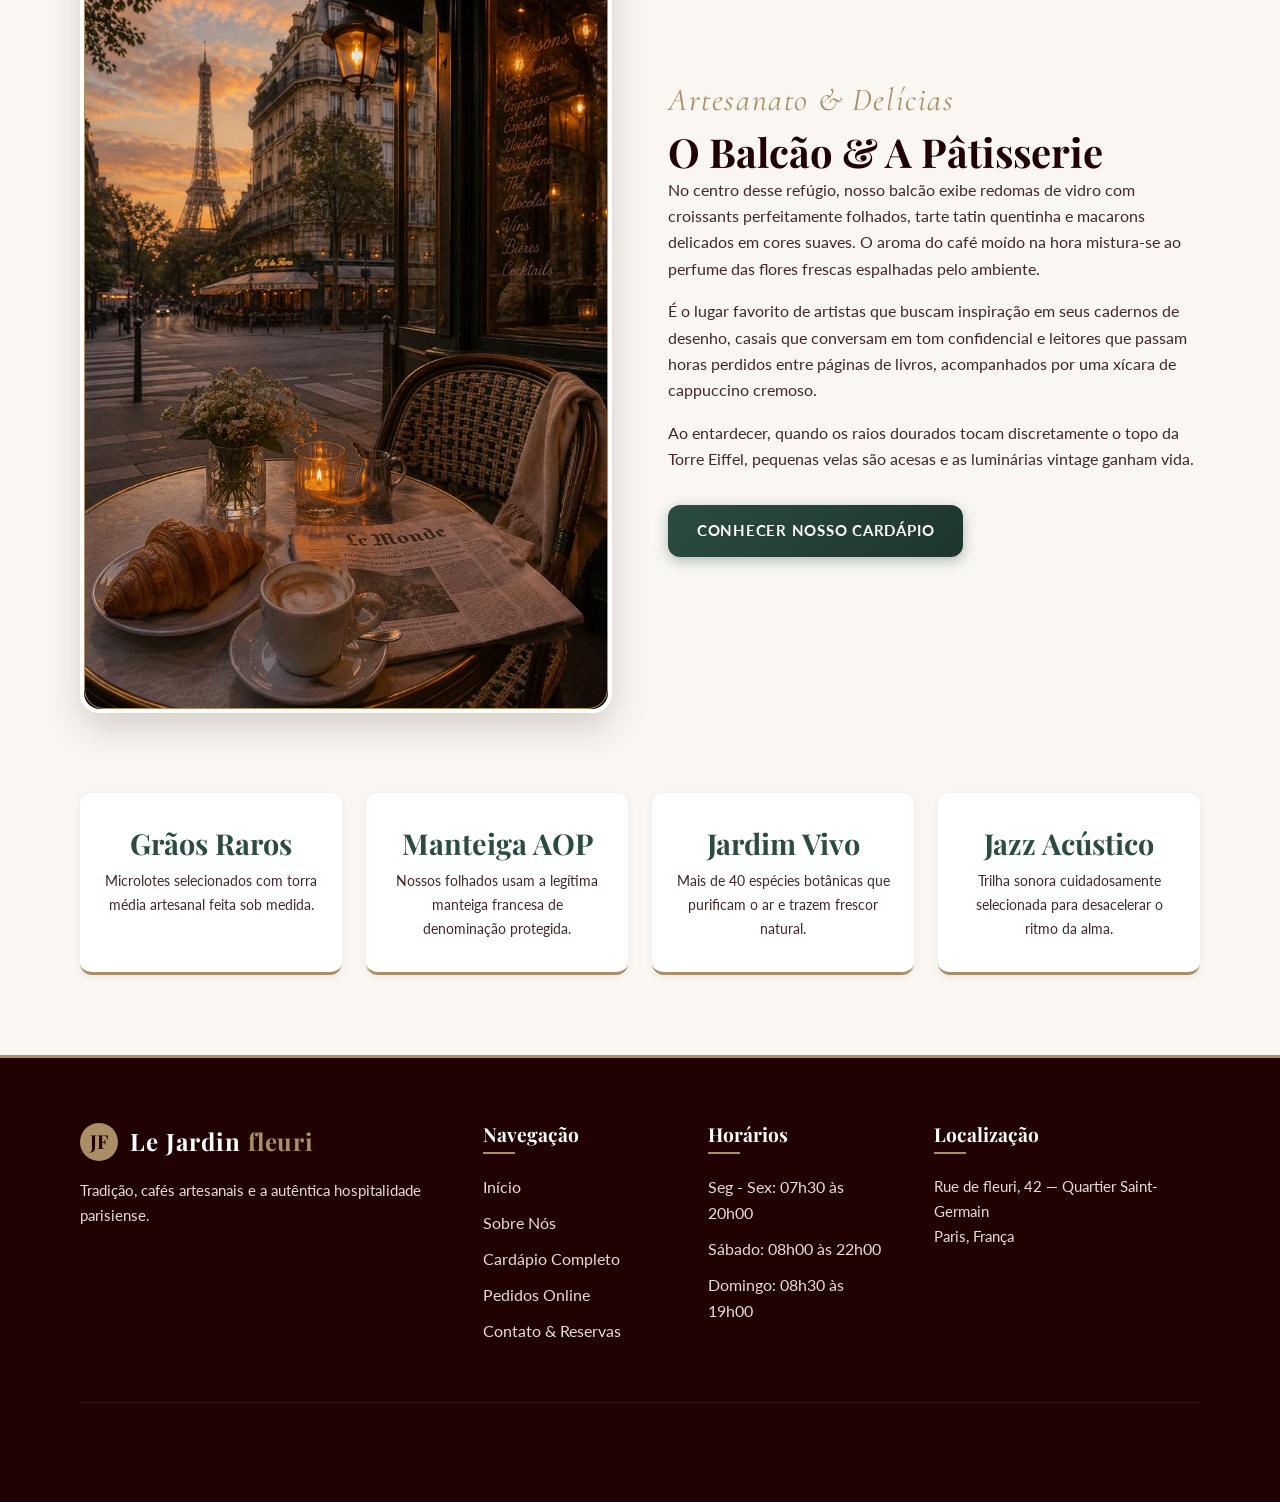
<file: template/sobre.html>
<!DOCTYPE html>
<html lang="pt-BR">

<head>
  <meta charset="UTF-8">
  <meta name="viewport" content="width=device-width, initial-scale=1.0">
  <title>Sobre Nós — Le Jardin Fleuri</title>
  <meta name="description" content="Conheça a história e os segredos da cafeteria Le Jardin Fleuri em Paris.">

  <!-- Google Fonts -->
  <link rel="preconnect" href="https://fonts.googleapis.com">
  <link rel="preconnect" href="https://fonts.gstatic.com" crossorigin>
  <link
    href="https://fonts.googleapis.com/css2?family=Cormorant+Garamond:ital,wght@0,400;0,600;1,400&family=Lato:wght@300;400;700&family=Playfair+Display:ital,wght@0,600;0,700;1,400&display=swap"
    rel="stylesheet">

  <link rel="stylesheet" href="../css/style.css">
</head>

<body data-page="sobre">

  <!-- CABEÇALHO -->
  <header class="site-header">
    <div class="container">
      <nav class="navbar" aria-label="Navegação Principal">
        <a href="../index.html" class="brand-logo">
          <div class="logo-icon">JF</div>
          <span class="logo-text">Le jardin <span> fleuri</span></span>
        </a>

        <button class="mobile-toggle" aria-label="Abrir menu de navegação" aria-expanded="false">
          <span></span>
          <span></span>
          <span></span>
        </button>

        <ul class="nav-links">
          <li><a href="../index.html">Início</a></li>
          <li><a href="sobre.html" class="active">Sobre Nós</a></li>
          <li><a href="produtos.html">Cardápio</a></li>
          <li><a href="contato.html">Contato</a></li>
          <li><a href="pedidos.html" class="nav-cta">Fazer Pedido</a></li>
        </ul>
      </nav>
    </div>
  </header>

  <!-- CONTEÚDO PRINCIPAL -->
  <main>

    <!-- Hero Banner Sobre -->
    <section class="section section-dark" style="padding: 4rem 0 3rem; text-align: center;">
      <div class="container reveal-on-scroll">
        <span class="subtitle-french" style="font-size: 4rem;">Nossa História</span>
        <h1>A Essência do Le Jardin Fleuri</h1>
        <div class="line-decoration"></div>
        <p style="max-width: 650px; margin: 0 auto; color: var(--color-warm-gray);">
          Uma viagem sensorial no tempo que combina o charme da arquitetura parisiense à pureza dos cafés artesanais.
        </p>
      </div>
    </section>

    <!-- Narrativa & Imagem -->
    <section class="section">
      <div class="container">
        <div class="about-split">
          <div class="reveal-on-scroll">
            <span class="subtitle-french" style="font-size: 2rem;">Desde 1892</span>
            <h2>Onde o Tempo Desacelera</h2>
            <div class="line-decoration" style="margin-left: 0;"></div>

            <p>
              Quem passava pela movimentada calçada parisiense via apenas uma discreta porta de ferro batido com um
              letreiro elegante que dizia <em>Le Jardin Fleuri</em>. Mas, ao cruzar o pequeno corredor de entrada, o
              barulho do trânsito e a pressa da cidade grande pareciam desaparecer instantaneamente, dando lugar ao som
              suave de água corrente e acordes baixos de jazz.
            </p>

            <p>
              O grande diferencial do <strong>Le Jardin Fleuri</strong> é o seu pátio interno escondido. Ali, a
              arquitetura clássica francesa de tijolos aparentes e janelas em arco serve de suporte para um verdadeiro
              ecossistema suspenso: samambaias verdejantes, jasmins perfumados e trepadeiras cobrem as paredes, criando
              um teto vivo que filtra a luz do sol.
            </p>

            <p>
              Graças à imensa cobertura de vidro retrátil, o espaço é inundado por uma iluminação natural perfeita,
              banhando as mesas de mármore e as cadeiras de palha trançada em um brilho dourado e acolhedor.
            </p>
          </div>

          <div class="about-image-frame reveal-on-scroll reveal-delay-1">
            <img src="../img/Cafeteria.jpg" alt="Pátio interno com plantas e iluminação natural">
          </div>
        </div>

        <div class="about-split" style="margin-top: 5rem;">
          <div class="about-image-frame reveal-on-scroll">
            <img src="../img/Café Romantic.jpg" alt="Café e ambiente romântico">
          </div>

          <div class="reveal-on-scroll reveal-delay-1">
            <span class="subtitle-french" style="font-size: 2rem;">Artesanato & Delícias</span>
            <h2>O Balcão & A Pâtisserie</h2>
            <div class="line-decoration" style="margin-left: 0;"></div>

            <p>
              No centro desse refúgio, nosso balcão exibe redomas de vidro com croissants perfeitamente folhados, tarte
              tatin quentinha e macarons delicados em cores suaves. O aroma do café moído na hora mistura-se ao perfume
              das flores frescas espalhadas pelo ambiente.
            </p>

            <p>
              É o lugar favorito de artistas que buscam inspiração em seus cadernos de desenho, casais que conversam em
              tom confidencial e leitores que passam horas perdidos entre páginas de livros, acompanhados por uma xícara
              de cappuccino cremoso.
            </p>

            <p>
              Ao entardecer, quando os raios dourados tocam discretamente o topo da Torre Eiffel, pequenas velas são
              acesas e as luminárias vintage ganham vida.
            </p>

            <div style="margin-top: 2rem;">
              <a href="produtos.html" class="btn btn-forest">Conhecer Nosso Cardápio</a>
            </div>
          </div>
        </div>

        <!-- Pilares / Diferenciais -->
        <div class="stats-grid reveal-on-scroll" style="margin-top: 5rem;">
          <div class="stat-card">
            <h3 style="color: var(--color-forest); margin-bottom: 0.5rem;">Grãos Raros</h3>
            <p style="font-size: 0.9rem; margin-bottom: 0;">Microlotes selecionados com torra média artesanal feita sob
              medida.</p>
          </div>
          <div class="stat-card">
            <h3 style="color: var(--color-forest); margin-bottom: 0.5rem;">Manteiga AOP</h3>
            <p style="font-size: 0.9rem; margin-bottom: 0;">Nossos folhados usam a legítima manteiga francesa de
              denominação protegida.</p>
          </div>
          <div class="stat-card">
            <h3 style="color: var(--color-forest); margin-bottom: 0.5rem;">Jardim Vivo</h3>
            <p style="font-size: 0.9rem; margin-bottom: 0;">Mais de 40 espécies botânicas que purificam o ar e trazem
              frescor natural.</p>
          </div>
          <div class="stat-card">
            <h3 style="color: var(--color-forest); margin-bottom: 0.5rem;">Jazz Acústico</h3>
            <p style="font-size: 0.9rem; margin-bottom: 0;">Trilha sonora cuidadosamente selecionada para desacelerar o
              ritmo da alma.</p>
          </div>
        </div>

      </div>
    </section>

  </main>

  <!-- RODAPÉ -->
  <footer class="site-footer">
    <div class="container">
      <div class="footer-grid">
        <div class="footer-col">
          <div class="brand-logo" style="margin-bottom: 1rem;">
            <div class="logo-icon">JF</div>
            <span class="logo-text">Le Jardin <span> fleuri</span></span>
          </div>
          <p>Tradição, cafés artesanais e a autêntica hospitalidade parisiense.</p>
        </div>

        <div class="footer-col">
          <h4>Navegação</h4>
          <ul class="footer-links">
            <li><a href="../index.html">Início</a></li>
            <li><a href="sobre.html">Sobre Nós</a></li>
            <li><a href="produtos.html">Cardápio Completo</a></li>
            <li><a href="pedidos.html">Pedidos Online</a></li>
            <li><a href="contato.html">Contato & Reservas</a></li>
          </ul>
        </div>

        <div class="footer-col">
          <h4>Horários</h4>
          <ul class="footer-links">
            <li>Seg - Sex: 07h30 às 20h00</li>
            <li>Sábado: 08h00 às 22h00</li>
            <li>Domingo: 08h30 às 19h00</li>
          </ul>
        </div>

        <div class="footer-col">
          <h4>Localização</h4>
          <p>Rue de fleuri, 42 — Quartier Saint-Germain<br>Paris, França</p>
        </div>
      </div>

      <div class="footer-bottom">
        <p>&copy; 2026 Le jardin fleuri. Todos os direitos reservados.</p>
      </div>
    </div>
  </footer>

  <script src="../js/animations.js"></script>
  <script src="../js/components/navbar.js"></script>
  <script src="../js/main.js"></script>
</body>

</html>
</file>
<file: css/style.css>
/* ============================================================
   Le Jardin Fleuri — STYLE.CSS (ARQUIVO ÚNICO DE ESTILOS)
   Arquitetura de CSS Moderno: Tokens, Reset, Layout, Componentes,
   Páginas, Animações e Responsividade.
   ============================================================ */

/* ------------------------------------------------------------
   1. DESIGN TOKENS & VARIÁVEIS CSS (:root)
   Baseado na paleta oficial: Le Jardin Fleuri
   ------------------------------------------------------------ */
:root {
  /* Cores Principais */
  --color-espresso: #210203;       /* Coffee Bean: Marrom elegantíssimo e escuro */
  --color-camel: #AA8F66;          /* Camel: Bege dourado quente, luz de outono */
  --color-white: #FFFFFF;          /* Branco puro e leveza de mármore */
  --color-forest: #2B4C3F;         /* Forest Green: Verde-oliva fechado, pátio e plantas */
  --color-warm-gray: #E6DCD2;      /* Warm Gray: Parede clássica, pedra francesa */
  
  /* Cores Derivadas & Tons de Apoio */
  --color-espresso-light: #361718;
  --color-espresso-alpha: rgba(33, 2, 3, 0.85);
  --color-camel-light: #c4ab84;
  --color-camel-soft: rgba(170, 143, 102, 0.15);
  --color-forest-dark: #1e362c;
  --color-forest-light: #3e6857;
  --color-forest-soft: rgba(43, 76, 63, 0.12);
  --color-cream-bg: #FAF7F2;
  --color-border: rgba(33, 2, 3, 0.12);

  /* Tipografia */
  --font-serif: 'Playfair Display', Georgia, 'Times New Roman', serif;
  --font-sans: 'Lato', -apple-system, BlinkMacSystemFont, 'Segoe UI', Roboto, sans-serif;
  --font-accent: 'Cormorant Garamond', serif;

  /* Sombras e Elevação */
  --shadow-sm: 0 2px 8px rgba(33, 2, 3, 0.06);
  --shadow-md: 0 8px 24px rgba(33, 2, 3, 0.10);
  --shadow-lg: 0 16px 36px rgba(33, 2, 3, 0.16);
  --shadow-glow: 0 0 20px rgba(170, 143, 102, 0.35);

  /* Transições e Curvas Suaves */
  --transition-fast: 0.2s cubic-bezier(0.4, 0, 0.2, 1);
  --transition-normal: 0.35s cubic-bezier(0.4, 0, 0.2, 1);
  --transition-slow: 0.6s cubic-bezier(0.16, 1, 0.3, 1);

  /* Bordas */
  --radius-sm: 6px;
  --radius-md: 12px;
  --radius-lg: 20px;
  --radius-full: 9999px;
}

/* ------------------------------------------------------------
   2. RESET MODERNO & ESTILOS BASE
   ------------------------------------------------------------ */
*, *::before, *::after {
  box-sizing: border-box;
  margin: 0;
  padding: 0;
}

html {
  scroll-behavior: smooth;
  font-size: 16px;
  -webkit-text-size-adjust: 100%;
}

body {
  font-family: var(--font-sans);
  background-color: var(--color-cream-bg);
  color: var(--color-espresso);
  line-height: 1.65;
  min-height: 100vh;
  display: flex;
  flex-direction: column;
  overflow-x: hidden;
}

img {
  max-width: 100%;
  height: auto;
  display: block;
}

a {
  color: inherit;
  text-decoration: none;
  transition: color var(--transition-fast);
}

ul, ol {
  list-style: none;
}

button, input, select, textarea {
  font-family: inherit;
  font-size: inherit;
  color: inherit;
  border: none;
  outline: none;
}

/* ------------------------------------------------------------
   3. TIPOGRAFIA ELEGANTE
   ------------------------------------------------------------ */
h1, h2, h3, h4, h5, h6 {
  font-family: var(--font-serif);
  color: var(--color-espresso);
  line-height: 1.25;
  font-weight: 700;
}

h1 { font-size: clamp(2.2rem, 5vw, 3.5rem); }
h2 { font-size: clamp(1.8rem, 3.5vw, 2.5rem); }
h3 { font-size: clamp(1.3rem, 2.5vw, 1.8rem); }

.subtitle-french {
  font-family: var(--font-accent);
  font-style: italic;
  font-size: 1.25rem;
  color: var(--color-camel);
  letter-spacing: 0.05em;
}

p {
  margin-bottom: 1rem;
  color: rgba(33, 2, 3, 0.85);
}

/* ------------------------------------------------------------
   4. LAYOUT & CONTAINERS GLOBAIS
   ------------------------------------------------------------ */
.container {
  width: 90%;
  max-width: 1200px;
  margin: 0 auto;
  padding: 0 1rem;
}

.section {
  padding: 5rem 0;
  position: relative;
}

.section-alt {
  background-color: var(--color-warm-gray);
}

.section-dark {
  background-color: var(--color-espresso);
  color: var(--color-white);
}

.section-dark h2, .section-dark h3, .section-dark p {
  color: var(--color-white);
}

.section-header {
  text-align: center;
  max-width: 680px;
  margin: 0 auto 3.5rem;
}

.section-header .line-decoration {
  width: 60px;
  height: 3px;
  background: var(--color-camel);
  margin: 0.8rem auto 1.2rem;
  border-radius: var(--radius-full);
}

/* ------------------------------------------------------------
   5. CABEÇALHO & NAVBAR RESPONSIVA
   ------------------------------------------------------------ */
.site-header {
  position: sticky;
  top: 0;
  z-index: 1000;
  background-color: var(--color-espresso);
  color: var(--color-white);
  box-shadow: var(--shadow-md);
  border-bottom: 2px solid var(--color-camel);
  transition: background-color var(--transition-normal), padding var(--transition-normal);
}

.site-header.scrolled {
  background-color: var(--color-espresso-alpha);
  backdrop-filter: blur(10px);
  padding: 0.3rem 0;
}

.navbar {
  display: flex;
  align-items: center;
  justify-content: space-between;
  padding: 1rem 0;
}

.brand-logo {
  display: flex;
  align-items: center;
  gap: 0.75rem;
}

.brand-logo .logo-icon {
  width: 38px;
  height: 38px;
  background: var(--color-camel);
  color: var(--color-espresso);
  border-radius: 50%;
  display: flex;
  align-items: center;
  justify-content: center;
  font-family: var(--font-serif);
  font-weight: 700;
  font-size: 1.2rem;
  box-shadow: var(--shadow-sm);
}

.brand-logo .logo-text {
  font-family: var(--font-serif);
  font-size: 1.5rem;
  font-weight: 700;
  letter-spacing: 0.04em;
  color: var(--color-white);
}

.brand-logo .logo-text span {
  color: var(--color-camel);
}

.nav-links {
  display: flex;
  align-items: center;
  gap: 1.8rem;
}

.nav-links a {
  font-size: 0.95rem;
  font-weight: 700;
  text-transform: uppercase;
  letter-spacing: 0.08em;
  padding: 0.4rem 0.2rem;
  position: relative;
  color: var(--color-warm-gray);
}

.nav-links a::after {
  content: '';
  position: absolute;
  bottom: 0;
  left: 0;
  width: 0%;
  height: 2px;
  background: var(--color-camel);
  transition: width var(--transition-fast);
}

.nav-links a:hover,
.nav-links a.active {
  color: var(--color-white);
}

.nav-links a:hover::after,
.nav-links a.active::after {
  width: 100%;
}

.nav-cta {
  background: linear-gradient(135deg, var(--color-camel), #8c724b);
  color: var(--color-espresso) !important;
  padding: 0.55rem 1.2rem !important;
  border-radius: var(--radius-full);
  font-weight: 700 !important;
  transition: transform var(--transition-fast), box-shadow var(--transition-fast) !important;
}

.nav-cta:hover {
  transform: translateY(-2px);
  box-shadow: var(--shadow-glow);
}

.nav-cta::after {
  display: none !important;
}

/* Mobile Toggle Hamburger */
.mobile-toggle {
  display: none;
  background: transparent;
  cursor: pointer;
  width: 32px;
  height: 24px;
  position: relative;
  flex-direction: column;
  justify-content: space-between;
}

.mobile-toggle span {
  display: block;
  height: 3px;
  width: 100%;
  background-color: var(--color-camel);
  border-radius: 3px;
  transition: all var(--transition-fast);
}

/* ------------------------------------------------------------
   6. HERO BANNER & CARROSSEL PERSONALIZADO
   ------------------------------------------------------------ */
.hero {
  position: relative;
  background: var(--color-espresso);
  color: var(--color-white);
  min-height: 80vh;
  display: flex;
  align-items: center;
  overflow: hidden;
}

.hero-overlay {
  position: absolute;
  inset: 0;
  background: linear-gradient(to right, rgba(33, 2, 3, 0.92) 20%, rgba(33, 2, 3, 0.4) 100%);
  z-index: 2;
}

.hero-content {
  position: relative;
  z-index: 3;
  max-width: 650px;
  padding: 3rem 0;
}

.hero-tag {
  display: inline-flex;
  align-items: center;
  gap: 0.5rem;
  background: var(--color-forest);
  color: var(--color-white);
  font-size: 0.85rem;
  text-transform: uppercase;
  letter-spacing: 0.1em;
  padding: 0.4rem 1rem;
  border-radius: var(--radius-full);
  margin-bottom: 1.2rem;
  border: 1px solid rgba(255, 255, 255, 0.15);
}

.hero-title {
  color: var(--color-white);
  margin-bottom: 1.2rem;
}

.hero-title .typing-target {
  color: var(--color-camel);
  border-right: 3px solid var(--color-camel);
  padding-right: 4px;
  animation: blinkCursor 0.8s infinite;
}

.hero-desc {
  font-size: 1.15rem;
  color: var(--color-warm-gray);
  margin-bottom: 2rem;
}

.hero-actions {
  display: flex;
  flex-wrap: wrap;
  gap: 1rem;
}

/* Carrossel Próprio (Zero Dependências de Bootstrap) */
.carousel-container {
  position: absolute;
  inset: 0;
  width: 100%;
  height: 100%;
  z-index: 1;
}

.carousel-slide {
  position: absolute;
  inset: 0;
  opacity: 0;
  transition: opacity 1s cubic-bezier(0.4, 0, 0.2, 1);
}

.carousel-slide.active {
  opacity: 1;
}

.carousel-slide img {
  width: 100%;
  height: 100%;
  object-fit: cover;
  transform: scale(1.05);
  transition: transform 7s ease-out;
}

.carousel-slide.active img {
  transform: scale(1);
}

.carousel-controls {
  position: absolute;
  bottom: 2rem;
  right: 2rem;
  z-index: 5;
  display: flex;
  align-items: center;
  gap: 0.8rem;
}

.carousel-btn {
  width: 44px;
  height: 44px;
  border-radius: 50%;
  background: var(--color-espresso-alpha);
  color: var(--color-camel);
  border: 1px solid var(--color-camel);
  cursor: pointer;
  display: flex;
  align-items: center;
  justify-content: center;
  font-size: 1.1rem;
  transition: all var(--transition-fast);
}

.carousel-btn:hover {
  background: var(--color-camel);
  color: var(--color-espresso);
  transform: scale(1.08);
}

.carousel-dots {
  display: flex;
  gap: 0.5rem;
}

.carousel-dot {
  width: 12px;
  height: 12px;
  border-radius: 50%;
  background: rgba(255, 255, 255, 0.4);
  cursor: pointer;
  transition: all var(--transition-fast);
}

.carousel-dot.active {
  background: var(--color-camel);
  width: 28px;
  border-radius: var(--radius-full);
}

/* ------------------------------------------------------------
   7. BOTÕES & COMPONENTES VISUAIS
   ------------------------------------------------------------ */
.btn {
  display: inline-flex;
  align-items: center;
  justify-content: center;
  gap: 0.6rem;
  padding: 0.85rem 1.8rem;
  font-weight: 700;
  font-size: 0.95rem;
  border-radius: var(--radius-md);
  cursor: pointer;
  transition: all var(--transition-normal);
  text-transform: uppercase;
  letter-spacing: 0.05em;
}

.btn-primary {
  background: linear-gradient(135deg, var(--color-camel), #8e734c);
  color: var(--color-espresso);
  box-shadow: 0 4px 14px rgba(170, 143, 102, 0.35);
}

.btn-primary:hover {
  filter: brightness(1.1);
  transform: translateY(-2px);
  box-shadow: 0 6px 20px rgba(170, 143, 102, 0.5);
}

.btn-forest {
  background: linear-gradient(135deg, var(--color-forest), var(--color-forest-dark));
  color: var(--color-white);
  box-shadow: 0 4px 14px rgba(43, 76, 63, 0.35);
}

.btn-forest:hover {
  filter: brightness(1.15);
  transform: translateY(-2px);
  box-shadow: 0 6px 20px rgba(43, 76, 63, 0.5);
}

.btn-outline {
  background: transparent;
  border: 2px solid var(--color-camel);
  color: var(--color-camel);
}

.btn-outline:hover {
  background: var(--color-camel);
  color: var(--color-espresso);
  transform: translateY(-2px);
}

/* ------------------------------------------------------------
   8. CARDS DE PRODUTOS & CARDÁPIO DINÂMICO
   ------------------------------------------------------------ */
.filters-bar {
  display: flex;
  justify-content: center;
  flex-wrap: wrap;
  gap: 0.75rem;
  margin-bottom: 3rem;
}

.filter-btn {
  background: var(--color-white);
  border: 1px solid var(--color-border);
  color: var(--color-espresso);
  padding: 0.6rem 1.4rem;
  border-radius: var(--radius-full);
  font-weight: 700;
  cursor: pointer;
  transition: all var(--transition-fast);
  box-shadow: var(--shadow-sm);
}

.filter-btn:hover,
.filter-btn.active {
  background: var(--color-forest);
  color: var(--color-white);
  border-color: var(--color-forest);
  transform: translateY(-1px);
}

.products-grid {
  display: grid;
  grid-template-columns: repeat(auto-fill, minmax(280px, 1fr));
  gap: 2rem;
}

.product-card {
  background: var(--color-white);
  border-radius: var(--radius-md);
  overflow: hidden;
  box-shadow: var(--shadow-sm);
  border: 1px solid var(--color-border);
  display: flex;
  flex-direction: column;
  transition: transform var(--transition-normal), box-shadow var(--transition-normal);
  position: relative;
}

.product-card:hover {
  transform: translateY(-6px);
  box-shadow: var(--shadow-lg);
  border-color: var(--color-camel);
}

.card-img-wrapper {
  position: relative;
  width: 100%;
  height: 210px;
  overflow: hidden;
  background-color: var(--color-warm-gray);
}

.card-img-wrapper img {
  width: 100%;
  height: 100%;
  object-fit: cover;
  transition: transform var(--transition-slow);
}

.product-card:hover .card-img-wrapper img {
  transform: scale(1.08);
}

.card-badge {
  position: absolute;
  top: 1rem;
  left: 1rem;
  font-size: 0.75rem;
  font-weight: 700;
  padding: 0.3rem 0.8rem;
  border-radius: var(--radius-full);
  text-transform: uppercase;
  letter-spacing: 0.05em;
  z-index: 2;
}

.badge-bestseller {
  background: var(--color-camel);
  color: var(--color-espresso);
}

.badge-new {
  background: var(--color-forest);
  color: var(--color-white);
}

.card-body {
  padding: 1.5rem;
  display: flex;
  flex-direction: column;
  flex-grow: 1;
}

.card-category {
  font-size: 0.8rem;
  font-weight: 700;
  text-transform: uppercase;
  color: var(--color-forest);
  letter-spacing: 0.05em;
  margin-bottom: 0.3rem;
}

.card-title {
  font-size: 1.25rem;
  margin-bottom: 0.5rem;
}

.card-desc {
  font-size: 0.9rem;
  color: rgba(33, 2, 3, 0.75);
  margin-bottom: 1.2rem;
  flex-grow: 1;
}

.card-footer {
  display: flex;
  align-items: center;
  justify-content: space-between;
  border-top: 1px solid rgba(33, 2, 3, 0.08);
  padding-top: 1rem;
}

.card-price {
  font-family: var(--font-serif);
  font-size: 1.3rem;
  font-weight: 700;
  color: var(--color-espresso);
}

.card-order-btn {
  background: var(--color-forest-soft);
  color: var(--color-forest);
  padding: 0.5rem 1rem;
  border-radius: var(--radius-sm);
  font-weight: 700;
  font-size: 0.85rem;
  cursor: pointer;
  transition: all var(--transition-fast);
}

.card-order-btn:hover {
  background: var(--color-forest);
  color: var(--color-white);
}

/* ------------------------------------------------------------
   9. SEÇÕES ESPECIAIS & DETALHES VISUAIS (SOBRE & DECOR)
   ------------------------------------------------------------ */
.about-split {
  display: grid;
  grid-template-columns: 1fr 1fr;
  gap: 3.5rem;
  align-items: center;
}

.about-image-frame {
  position: relative;
  border-radius: var(--radius-lg);
  overflow: hidden;
  box-shadow: var(--shadow-lg);
  border: 4px solid var(--color-white);
}

.about-image-frame::after {
  content: '';
  position: absolute;
  inset: 0;
  border: 1px solid var(--color-camel);
  border-radius: var(--radius-lg);
  pointer-events: none;
}

.stats-grid {
  display: grid;
  grid-template-columns: repeat(auto-fit, minmax(180px, 1fr));
  gap: 1.5rem;
  margin-top: 3rem;
}

.stat-card {
  background: var(--color-white);
  padding: 2rem 1.5rem;
  border-radius: var(--radius-md);
  text-align: center;
  box-shadow: var(--shadow-sm);
  border-bottom: 3px solid var(--color-camel);
}

.stat-number {
  font-family: var(--font-serif);
  font-size: 2.8rem;
  font-weight: 700;
  color: var(--color-forest);
  line-height: 1;
  margin-bottom: 0.5rem;
}

.stat-label {
  font-size: 0.95rem;
  color: var(--color-espresso);
  font-weight: 700;
  text-transform: uppercase;
  letter-spacing: 0.05em;
}

/* ------------------------------------------------------------
   10. FORMULÁRIOS & PEDIDOS
   ------------------------------------------------------------ */
.form-card {
  background: var(--color-white);
  padding: 2.5rem;
  border-radius: var(--radius-lg);
  box-shadow: var(--shadow-lg);
  border: 1px solid var(--color-border);
  max-width: 650px;
  margin: 0 auto;
}

.form-group {
  margin-bottom: 1.5rem;
}

.form-label {
  display: block;
  font-size: 0.9rem;
  font-weight: 700;
  color: var(--color-espresso);
  margin-bottom: 0.5rem;
}

.form-control {
  width: 100%;
  padding: 0.85rem 1rem;
  border: 1.5px solid var(--color-border);
  border-radius: var(--radius-sm);
  background-color: var(--color-cream-bg);
  color: var(--color-espresso);
  transition: border-color var(--transition-fast), box-shadow var(--transition-fast);
}

.form-control:focus {
  border-color: var(--color-camel);
  box-shadow: 0 0 0 4px var(--color-camel-soft);
  background-color: var(--color-white);
}

select.form-control {
  appearance: auto;
  cursor: pointer;
}

.order-summary-box {
  background: var(--color-warm-gray);
  padding: 1.2rem;
  border-radius: var(--radius-sm);
  margin-bottom: 1.5rem;
  border-left: 4px solid var(--color-forest);
}

.summary-row {
  display: flex;
  justify-content: space-between;
  margin-bottom: 0.5rem;
}

.summary-total {
  font-weight: 700;
  font-size: 1.15rem;
  border-top: 1px dashed var(--color-espresso);
  padding-top: 0.5rem;
  margin-top: 0.5rem;
}

/* Feedback Toast */
.toast-notification {
  position: fixed;
  bottom: 2rem;
  right: 2rem;
  padding: 1rem 1.5rem;
  background: var(--color-espresso);
  color: var(--color-white);
  border-left: 4px solid var(--color-camel);
  border-radius: var(--radius-sm);
  box-shadow: var(--shadow-lg);
  z-index: 2000;
  display: flex;
  align-items: center;
  gap: 1rem;
  transform: translateY(120%);
  opacity: 0;
  transition: transform var(--transition-normal), opacity var(--transition-normal);
}

.toast-notification.show {
  transform: translateY(0);
  opacity: 1;
}

/* ------------------------------------------------------------
   11. RODAPÉ (FOOTER)
   ------------------------------------------------------------ */
.site-footer {
  background-color: var(--color-espresso);
  color: var(--color-warm-gray);
  padding: 4rem 0 2rem;
  margin-top: auto;
  border-top: 3px solid var(--color-camel);
}

.footer-grid {
  display: grid;
  grid-template-columns: 2fr 1fr 1fr 1.5fr;
  gap: 3rem;
  margin-bottom: 3rem;
}

.footer-col h4 {
  color: var(--color-white);
  font-size: 1.2rem;
  margin-bottom: 1.2rem;
  position: relative;
  padding-bottom: 0.5rem;
}

.footer-col h4::after {
  content: '';
  position: absolute;
  bottom: 0;
  left: 0;
  width: 32px;
  height: 2px;
  background: var(--color-camel);
}

.footer-col p {
  color: var(--color-warm-gray);
  font-size: 0.95rem;
}

.footer-links li {
  margin-bottom: 0.6rem;
}

.footer-links a:hover {
  color: var(--color-camel);
  padding-left: 4px;
}

.footer-bottom {
  text-align: center;
  border-top: 1px solid rgba(255, 255, 255, 0.1);
  padding-top: 1.8rem;
  font-size: 0.85rem;
}

/* ------------------------------------------------------------
   12. ANIMAÇÕES JS & INTERAÇÕES CSS
   ------------------------------------------------------------ */
/* Reveal no Scroll */
.reveal-on-scroll {
  opacity: 0;
  transform: translateY(35px);
  transition: opacity 0.7s cubic-bezier(0.16, 1, 0.3, 1), transform 0.7s cubic-bezier(0.16, 1, 0.3, 1);
}

.reveal-on-scroll.is-visible {
  opacity: 1;
  transform: translateY(0);
}

.reveal-delay-1 { transition-delay: 0.15s; }
.reveal-delay-2 { transition-delay: 0.3s; }
.reveal-delay-3 { transition-delay: 0.45s; }

/* Cursor piscando na Hero */
@keyframes blinkCursor {
  0%, 100% { border-color: transparent; }
  50% { border-color: var(--color-camel); }
}

/* Pulso suave */
@keyframes softPulse {
  0% { transform: scale(1); }
  50% { transform: scale(1.03); }
  100% { transform: scale(1); }
}

.pulse-hover:hover {
  animation: softPulse 1.5s infinite;
}

/* ------------------------------------------------------------
   13. RESPONSIVIDADE (MEDIA QUERIES)
   ------------------------------------------------------------ */
@media (max-width: 992px) {
  .about-split {
    grid-template-columns: 1fr;
    gap: 2.5rem;
  }
  
  .footer-grid {
    grid-template-columns: 1fr 1fr;
    gap: 2.5rem;
  }
}

@media (max-width: 768px) {
  .mobile-toggle {
    display: flex;
  }

  .nav-links {
    position: fixed;
    top: 70px;
    right: -100%;
    width: 80%;
    max-width: 320px;
    height: calc(100vh - 70px);
    background: var(--color-espresso);
    flex-direction: column;
    align-items: flex-start;
    padding: 2.5rem 2rem;
    gap: 1.5rem;
    box-shadow: -5px 0 25px rgba(0,0,0,0.5);
    transition: right var(--transition-normal);
  }

  .nav-links.nav-open {
    right: 0;
  }

  .footer-grid {
    grid-template-columns: 1fr;
    gap: 2rem;
  }
}
</file>
